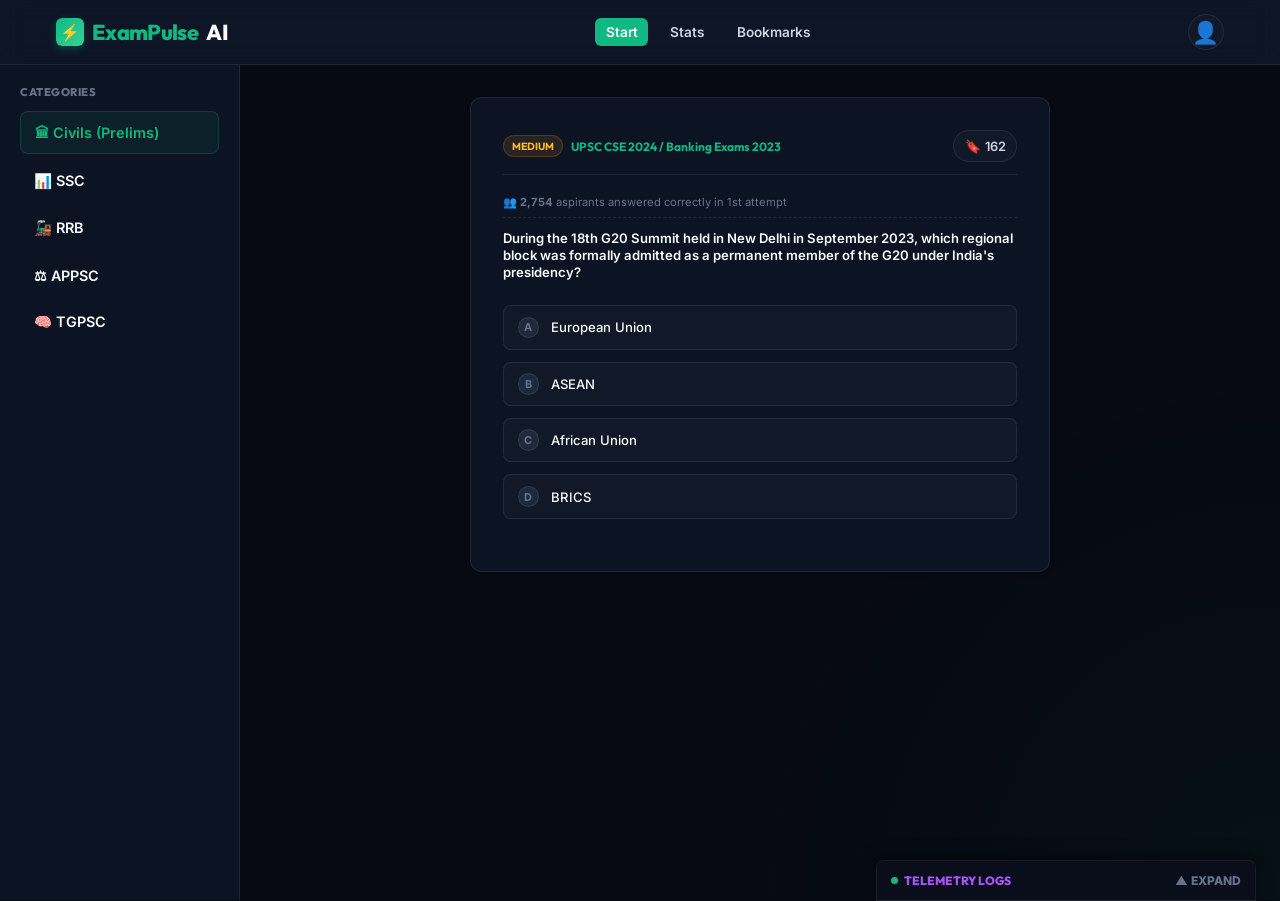
<file: index.html>
<!DOCTYPE html>
<html lang="en" data-theme="dark">
<head>
  <meta charset="UTF-8">
  <meta name="viewport" content="width=device-width, initial-scale=1.0">
  <title>ExamPulse AI | 24/7 Government Exam Prep Platform</title>
  <link rel="stylesheet" href="css/styles.css">
</head>
<body>

  <div class="app-container">
    <!-- --- HEADER AND NAVIGATION (Hamburger Enabled) --- -->
    <header>
      <div class="container header-inner">
        <a href="#" class="logo" id="header-logo">
          <div class="logo-icon">⚡</div>
          ExamPulse <span class="logo-tag">AI</span>
        </a>
        
        <!-- Desktop Nav links -->
        <nav class="nav-links">
          <span class="nav-link active" data-view="practice">Start</span>
          <span class="nav-link" data-view="analytics" id="nav-analytics">Stats</span>
          <span class="nav-link" data-view="bookmarks" id="nav-bookmarks">Bookmarks</span>
        </nav>

        <div class="header-actions">
          <!-- Profile Menu Button (replaces Hamburger menu) -->
          <button class="profile-menu-btn" id="profile-menu-btn" title="View Profile Telemetry">👤</button>

          <!-- User Stats Widget -->
          <div class="user-status-widget" id="header-user-widget" style="display: none;">
            <span id="header-username" style="color: var(--text-secondary); font-weight: 600; margin-right: 0.5rem; font-size: 0.75rem;">User</span>
            <button class="btn btn-secondary btn-sm" id="header-logout-btn" style="padding: 0.2rem 0.4rem; font-size: 0.7rem; border-radius: 4px;">
              Logout
            </button>
          </div>
        </div>
      </div>
    </header>

    <!-- --- PROFILE TELEMETRY SUB-MENU OVERLAY (Replaces old hamburger dropdown) --- -->
    <div class="profile-menu-overlay" id="profile-menu-overlay">
      <div class="profile-menu-panel">
        <div class="profile-menu-header">
          <div class="profile-user-summary">
            <div class="profile-submenu-avatar" id="submenu-avatar">👤</div>
            <div>
              <h4 id="submenu-username" style="color: var(--text-secondary); margin: 0; font-size: 0.95rem;">Guest Aspirant</h4>
              <p id="submenu-email" style="color: var(--text-muted); margin: 0; font-size: 0.75rem;">candidate@exampulse.ai</p>
            </div>
          </div>
          <button class="profile-menu-close" id="profile-menu-close-btn">✕</button>
        </div>

        <div class="profile-menu-section-title">📊 Aspirant Rolling Telemetry</div>
        <div class="profile-submenu-stats-grid" id="submenu-stats-grid">
          <!-- Dynamic rolling stats inject here -->
        </div>

        <div class="profile-menu-actions-list">
          <button class="profile-action-item" id="btn-submenu-edit-profile">
            <span class="action-icon">✏️</span>
            <span>Edit Profile Settings</span>
          </button>
          <button class="profile-action-item logout-red" id="btn-submenu-logout">
            <span class="action-icon">🚪</span>
            <span>Logout Profile</span>
          </button>
        </div>
      </div>
    </div>

    <main class="main-content">

      <!-- ==========================================
           1. COMPACT PRACTICE VIEW (PRIMARY LANDING PAGE - "START")
           ========================================== -->
      <section id="view-practice" class="view-section active">
        <!-- Mobile Select Exam Dropdown -->
        <div class="mobile-category-dropdown-container" id="practice-mobile-category-dropdown-container" style="padding: 0.75rem 1.25rem 0 1.25rem;">
          <label style="font-size: 0.72rem; font-weight: 800; text-transform: uppercase; color: var(--text-muted); display: block; margin-bottom: 0.35rem; letter-spacing: 0.05em;">Select Exam</label>
          <select id="mobile-category-dropdown" class="premium-select-dropdown">
            <option value="civils (prelims)">🏛 Civils (Prelims)</option>
            <option value="ssc">📊 SSC</option>
            <option value="rrb">🚂 RRB</option>
            <option value="appsc">⚖ APPSC</option>
            <option value="tgpsc">🧠 TGPSC</option>
          </select>
        </div>

        <div class="practice-layout">
          <!-- Desktop Left Subject Sidebar -->
          <div class="category-sidebar">
            <h4 class="sidebar-title">Categories</h4>
            <div class="category-list" id="practice-category-list">
              <button class="category-item-btn active" data-category="civils (prelims)">
                <span>🏛 Civils (Prelims)</span>
              </button>
              <button class="category-item-btn" data-category="ssc">
                <span>📊 SSC</span>
              </button>
              <button class="category-item-btn" data-category="rrb">
                <span>🚂 RRB</span>
              </button>
              <button class="category-item-btn" data-category="appsc">
                <span>⚖ APPSC</span>
              </button>
              <button class="category-item-btn" data-category="tgpsc">
                <span>🧠 TGPSC</span>
              </button>
            </div>
          </div>

          <!-- Practice center viewport -->
          <div class="practice-viewport">
            <!-- Widescreen split desktop layout -->
            <div class="practice-pane-container">
              
              <!-- Left: Card -->
              <div class="question-column">
                <div class="practice-card-box" id="practice-card-box">
                  <div class="card-question-header">
                    <div class="q-source-info">
                      <span id="practice-badge-difficulty" class="badge badge-easy" style="font-size: 0.65rem;">Medium</span>
                      <span id="practice-source-text" style="font-size: 0.75rem;">UPSC CSAT 2020</span>
                    </div>
                    <button class="q-action-icon-btn" id="practice-bookmark-btn" title="Bookmark Question">
                      <span>🔖</span><span id="bookmark-btn-count">0</span>
                    </button>
                  </div>

                  <!-- Question Social Telemetry Stats -->
                  <div class="question-stats-telemetry" style="display: flex; gap: 0.75rem; font-size: 0.7rem; color: var(--text-muted); margin-bottom: 0.75rem; border-bottom: 1px dashed var(--border-color); padding-bottom: 0.5rem; flex-wrap: wrap;">
                    <span id="question-correct-stats">👥 1,245 aspirants answered correctly in 1st attempt</span>
                  </div>

                  <!-- Question Text (autoscaled dynamically) -->
                  <div class="question-text-area" id="practice-question-text">
                    Loading question...
                  </div>

                  <!-- Option Choices (Strictly locked on submission) -->
                  <div class="options-layout-grid" id="practice-options-grid">
                    <button class="option-choice-btn" data-idx="0">
                      <span class="option-prefix-bubble">A</span>
                      <span class="option-text">Option A</span>
                    </button>
                    <button class="option-choice-btn" data-idx="1">
                      <span class="option-prefix-bubble">B</span>
                      <span class="option-text">Option B</span>
                    </button>
                    <button class="option-choice-btn" data-idx="2">
                      <span class="option-prefix-bubble">C</span>
                      <span class="option-text">Option C</span>
                    </button>
                    <button class="option-choice-btn" data-idx="3">
                      <span class="option-prefix-bubble">D</span>
                      <span class="option-text">Option D</span>
                    </button>
                  </div>

                  <!-- Relocated Next & Previous Buttons: Sits directly below option choices (in-between options and explanation on mobile) -->
                  <div class="action-footer-practice" style="margin-top: 1.25rem; width: 100%; display: flex; gap: 0.75rem;">
                    <button class="btn btn-secondary" id="practice-prev-btn" style="display: none; padding: 0.5rem 1.2rem; font-size: 0.8rem; border-radius: 9999px; flex: 1;">
                      ⬅ Previous
                    </button>
                    <button class="btn btn-primary" id="practice-next-btn" style="display: none; padding: 0.5rem 1.8rem; font-size: 0.8rem; border-radius: 9999px; flex: 1.5;">
                      Next Question ➔
                    </button>
                  </div>
                </div>
              </div>

              <!-- Right Pane: explanation side-by-side -->
              <div class="explanation-column" id="practice-explanation-column">
                <div class="explanation-panel-drawer" id="practice-explanation-drawer">
                  <h4 class="drawer-section-title" style="color: var(--brand-success); margin-bottom: 0.6rem; font-size: 0.7rem;">✓ RAG AI Verified Explanation</h4>
                  
                  <div class="drawer-section-title">Detailed Explanation</div>
                  <!-- Explanation Text (autoscaled dynamically) -->
                  <p class="explanation-body-text" id="practice-explanation-text">
                    Solution text...
                  </p>

                  <div class="solution-highlights-grid">
                    <div class="highlight-box">
                      <h5>Exam Concept</h5>
                      <p id="practice-highlight-concept">Concept target</p>
                    </div>
                    <div class="highlight-box">
                      <h5>Shortcut Method</h5>
                      <p id="practice-highlight-shortcut">Shortcut formula</p>
                    </div>
                    <div class="highlight-box">
                      <h5>Key Takeaway</h5>
                      <p id="practice-highlight-takeaway">Takeaway key points</p>
                    </div>
                  </div>
                </div>
              </div>

            </div>
          </div>
        </div>
      </section>


      <!-- ==========================================
           2. DE-GAMIFIED ANALYTICS VIEW
           ========================================== -->
      <section id="view-analytics" class="view-section container">
        <div class="analytics-dashboard-grid">
          <!-- Profiles sidebar -->
          <aside class="profile-card-sticky-aside">
            <div class="profile-avatar-spark" id="aside-avatar">A</div>
            <h3 class="profile-username" id="aside-username">Aspirant Profile</h3>
            <p class="profile-rank-tag" style="color: var(--text-muted); font-size: 0.75rem; text-transform: uppercase;">Active Candidate</p>
            
            <div class="aside-stats-stack">
              <div class="aside-stat-row" style="font-size: 0.8rem;">
                <span class="lbl">Total Attempts</span>
                <span class="val" id="aside-total-answered">0</span>
              </div>
              <div class="aside-stat-row" style="font-size: 0.8rem; color: var(--brand-success);">
                <span class="lbl">Correct Answers</span>
                <span class="val" id="aside-total-correct">0</span>
              </div>
              <div class="aside-stat-row" style="font-size: 0.8rem; color: var(--brand-danger);">
                <span class="lbl">Incorrect Answers</span>
                <span class="val" id="aside-total-incorrect">0</span>
              </div>
              <div class="aside-stat-row" style="font-size: 0.8rem;">
                <span class="lbl">Overall Accuracy</span>
                <span class="val" id="aside-accuracy">0%</span>
              </div>
              <div class="aside-stat-row" style="font-size: 0.8rem;">
                <span class="lbl">Study Duration</span>
                <span class="val" id="aside-study-time">0m</span>
              </div>
            </div>

            <!-- Edit Profile Settings popup trigger -->
            <button class="btn btn-secondary btn-sm" id="btn-edit-profile-trigger" style="margin-top: 1rem; width: 100%; font-size: 0.75rem; padding: 0.35rem 0; border-radius: 6px;">
              ✏️ Edit Profile
            </button>
          </aside>

          <!-- Charts -->
          <div class="analytics-main-panel">
            <div class="analytics-top-bar" style="padding: 0.75rem 1rem;">
              <div class="analytics-title-group">
                <h2 style="font-size: 1.25rem;">Rolling Accuracy Statistics</h2>
                <p style="font-size: 0.75rem;">Interactive telemetry tracking subject concept masteries.</p>
              </div>
              <div class="analytics-filter-options">
                <span class="filter-btn active" data-range="Today">Today</span>
                <span class="filter-btn" data-range="2Days">2 Days</span>
                <span class="filter-btn" data-range="1Week">1 Week</span>
                <span class="filter-btn" data-range="1Month">1 Month</span>
              </div>
            </div>

            <!-- Rolling graph -->
            <div class="charts-cards-row">
              <div class="analytics-card" style="width: 100%;">
                <div class="analytics-card-header">
                  <h4>Rolling Accuracy Trend Line</h4>
                  <span class="badge badge-easy">Live</span>
                </div>
                <div class="svg-chart-container" id="svg-accuracy-chart">
                  <!-- svg graph container -->
                </div>
              </div>
            </div>

            <!-- Subject dashboard meters -->
            <div class="analytics-card">
              <div class="analytics-card-header">
                <h4>Category Progress Indices</h4>
                <p style="font-size: 0.75rem; color: var(--text-muted);">Current performance metrics across the 8 subjects.</p>
              </div>
              <div id="analytics-category-bars">
                <!-- category rows loads here -->
              </div>
            </div>
          </div>
        </div>
      </section>


      <!-- ==========================================
           3. BOOKMARKS VIEW
           ========================================== -->
      <section id="view-bookmarks" class="view-section container">
        <div class="bookmarks-layout">
          <h2 style="font-size: 1.25rem; margin-bottom: 1.25rem; border-bottom: 1px solid var(--border-color); padding-bottom: 0.5rem; color: var(--brand-primary);">🔖 Saved Bookmarks</h2>

          <div class="bookmarks-list-area" id="bookmarks-cards-wrapper">
            <!-- Dynamic bookmarks cards loads here -->
          </div>
        </div>
      </section>

      <!-- ==========================================
           4. JOB NOTIFICATIONS VIEW
           ========================================== -->
      <section id="view-notifications" class="view-section container">
        <div class="notifications-layout">
          <div id="notifications-list-container">
            <h2 style="font-size: 1.25rem; margin-bottom: 1.25rem; border-bottom: 1px solid var(--border-color); padding-bottom: 0.5rem; color: var(--brand-primary);">📢 Job Alerts & Notifications</h2>
            <div class="notifications-list-area" id="notifications-cards-wrapper">
              <!-- Dynamic job post cards load here -->
            </div>
          </div>
          
          <div id="notification-detail-container" style="display: none;">
            <button class="btn btn-secondary btn-sm" id="btn-back-to-notifications" style="margin-bottom: 1.5rem; border-radius: 6px; font-size: 0.75rem; padding: 0.35rem 0.75rem;">
              ← Back to All Jobs
            </button>
            <article class="expanded-blog-post">
              <header class="blog-header">
                <h1 id="blog-title" style="font-size: 1.85rem; color: var(--brand-primary); margin-bottom: 0.5rem; font-family: var(--font-heading);">Job Title</h1>
                <div class="blog-meta" style="font-size: 0.8rem; color: var(--text-muted); margin-bottom: 1.5rem;">
                  Published on <span id="blog-date">Date</span>
                </div>
              </header>
              <div class="blog-content" id="blog-content" style="line-height: 1.6; font-size: 0.95rem; margin-bottom: 2rem; color: var(--text-secondary);">
                <!-- Content goes here -->
              </div>
              <div class="blog-seo-panel" style="background: var(--bg-card); border: 1px solid var(--border-color); padding: 1.5rem; border-radius: 8px; margin-top: 2rem;">
                <h3 style="font-size: 0.95rem; color: var(--brand-success); margin-bottom: 0.75rem; border-bottom: 1px solid var(--border-color); padding-bottom: 0.5rem; font-family: var(--font-heading);">🔍 Real-time On-Page SEO Telemetry</h3>
                <div style="font-size: 0.8rem; line-height: 1.6; margin-bottom: 1.25rem;">
                  <strong>Focus Keywords:</strong> <span id="seo-keywords" style="color: var(--brand-primary);">keywords</span><br>
                  <strong>Active Page Title:</strong> <span id="active-doc-title" style="color: var(--text-secondary);">title</span><br>
                  <strong>Meta Description:</strong> <span id="active-meta-desc" style="color: var(--text-secondary);">description</span>
                </div>
                <h4 style="font-size: 0.8rem; color: var(--text-secondary); margin-bottom: 0.5rem; font-weight: 700;">JSON-LD Structured Schema (Google JobPosting Verified):</h4>
                <pre id="json-ld-preview" style="background: #03050a; color: #58a6ff; padding: 1rem; border-radius: 6px; font-size: 0.72rem; overflow-x: auto; max-height: 250px; border: 1px solid var(--border-color); font-family: monospace;"></pre>
              </div>
            </article>
          </div>
        </div>
      </section>

    </main>

    <!-- Persistent Bottom Navigation Bar (Mobile Viewports <= 960px) -->
    <nav class="mobile-bottom-nav">
      <button class="mobile-bottom-nav-item" data-view="bookmarks" id="mobile-nav-bookmarks">
        <span class="nav-item-icon">🔖</span>
        <span class="nav-item-label">Bookmarks</span>
      </button>
      <button class="mobile-bottom-nav-item active" data-view="practice" id="mobile-nav-practice">
        <span class="nav-item-icon">⚡</span>
        <span class="nav-item-label">Start</span>
      </button>
      <button class="mobile-bottom-nav-item" data-view="notifications" id="mobile-nav-notifications">
        <span class="nav-item-icon">🔔</span>
        <span class="nav-item-label">Notifications</span>
      </button>
    </nav>

    <!-- --- CLOUD TELEMETRY Drawer --- -->
    <div class="telemetry-floating-tray" id="telemetry-tray">
      <div class="telemetry-header-bar" id="telemetry-header">
        <div class="telemetry-title-badge">
          <div class="telemetry-pulse-dot"></div>
          Telemetry logs
        </div>
        <div class="telemetry-toggle-indicator" id="telemetry-indicator">▲ EXPAND</div>
      </div>
      
      <div class="telemetry-body-console">
        <div class="telemetry-telemetry-row">
          <span>Active Nodes: <strong>5</strong></span>
          <span>Redis Queue Size: <strong id="telemetry-redis-size">452</strong></span>
          <span>Locks: <strong style="color: var(--brand-success);">Clean</strong></span>
        </div>
        <div class="console-terminal-wrapper" id="telemetry-console">
          <!-- Telemetry logs streams here -->
          <div class="terminal-line"><span class="ts">[12:47:58]</span> <span class="tag-redis">[REDIS]</span> Active node telemetry listener started on client console.</div>
          <div class="terminal-line"><span class="ts">[12:47:58]</span> <span class="tag-rag">[RAG AI]</span> Curated database sync validated. RAG vector embeddings synchronized.</div>
        </div>
      </div>
    </div>

    <!-- --- 10-QUESTION LOCK REGISTER / LOGIN POPUP GATED MODAL --- -->
    <div class="modal-overlay" id="auth-modal-overlay">
      <div class="auth-modal" style="max-width: 400px; padding: 1.5rem 2rem;">
        <!-- Modal Tabs Header -->
        <div class="auth-tabs-header">
          <span class="auth-tab-btn active" id="btn-tab-register" data-mode="register">Register Account</span>
          <span class="auth-tab-btn" id="btn-tab-login" data-mode="login">Sign In</span>
        </div>

        <h2 style="font-size: 1.35rem; text-align: center; margin-bottom: 0.5rem;" id="auth-gate-title">Save Practice Progress</h2>
        <p style="color: var(--text-muted); font-size: 0.8rem; margin-bottom: 1.25rem; text-align: center;" id="auth-gate-sub">You have completed your 10 free practice questions! Save your profile in local memory to preserve stats and bookmarks.</p>
        
        <!-- Registration Form -->
        <form id="auth-register-form" class="auth-form-sub-panel active">
          <div class="auth-form-group">
            <label style="font-size: 0.7rem; color: var(--text-muted);">Candidate Full Name *</label>
            <input type="text" id="reg-name" style="font-size: 0.8rem; padding: 0.5rem 0.75rem;" placeholder="e.g. Amit Patel" required>
          </div>
          <div class="auth-form-group" style="margin: 0.75rem 0;">
            <label style="font-size: 0.7rem; color: var(--text-muted);">Aspirant Username *</label>
            <input type="text" id="reg-username" style="font-size: 0.8rem; padding: 0.5rem 0.75rem;" placeholder="e.g. UPSC_Cracker" required>
          </div>
          <div class="auth-form-group" style="margin-bottom: 0.75rem;">
            <label style="font-size: 0.7rem; color: var(--text-muted);">Email Address *</label>
            <input type="email" id="reg-email" style="font-size: 0.8rem; padding: 0.5rem 0.75rem;" placeholder="candidate@exampulse.ai" required>
          </div>
          <div class="auth-form-group" style="margin-bottom: 1rem;">
            <label style="font-size: 0.7rem; color: var(--text-muted);">Password *</label>
            <div class="password-wrapper">
              <input type="password" id="reg-password" style="font-size: 0.8rem; padding: 0.5rem 2.2rem 0.5rem 0.75rem;" placeholder="••••••••" required>
              <button type="button" class="password-toggle-btn" tabindex="-1" title="Show password">👁️</button>
            </div>
          </div>
          <button type="submit" class="btn btn-primary" style="width: 100%; font-size: 0.8rem; padding: 0.5rem 0;">Create Free Profile</button>
        </form>

        <!-- Login Form -->
        <form id="auth-login-form" class="auth-form-sub-panel">
          <div class="auth-form-group" style="margin-bottom: 0.75rem;">
            <label style="font-size: 0.7rem; color: var(--text-muted);">Email Address *</label>
            <input type="email" id="login-email" style="font-size: 0.8rem; padding: 0.5rem 0.75rem;" placeholder="candidate@exampulse.ai" required>
          </div>
          <div class="auth-form-group" style="margin-bottom: 1.25rem;">
            <label style="font-size: 0.7rem; color: var(--text-muted);">Password *</label>
            <div class="password-wrapper">
              <input type="password" id="login-password" style="font-size: 0.8rem; padding: 0.5rem 2.2rem 0.5rem 0.75rem;" placeholder="••••••••" required>
              <button type="button" class="password-toggle-btn" tabindex="-1" title="Show password">👁️</button>
            </div>
          </div>
          <button type="submit" class="btn btn-primary" style="width: 100%; font-size: 0.8rem; padding: 0.5rem 0;">Sign In Profile</button>
        </form>
      </div>
    </div>

    <!-- --- PROFILE EDIT POPUP MODAL --- -->
    <div class="modal-overlay" id="profile-modal-overlay">
      <div class="auth-modal" style="max-width: 400px; padding: 2rem !important; border-radius: 1rem;">
        <h2 style="font-size: 1.25rem; text-align: center; margin-bottom: 0.5rem; color: var(--brand-primary);">Edit Profile Settings</h2>
        <p style="color: var(--text-muted); font-size: 0.75rem; margin-bottom: 1.25rem; text-align: center;">Update your candidate settings. Details will automatically sync in-memory.</p>
        
        <form id="profile-edit-form">
          <div class="auth-form-group" style="margin-bottom: 0.75rem;">
            <label style="font-size: 0.7rem; color: var(--text-muted); font-weight:700;">Candidate Name *</label>
            <input type="text" id="edit-profile-name" style="font-size: 0.8rem; padding: 0.5rem 0.75rem;" placeholder="e.g. Amit Patel" required>
          </div>
          <div class="auth-form-group" style="margin-bottom: 0.75rem;">
            <label style="font-size: 0.7rem; color: var(--text-muted); font-weight:700;">Aspirant Username *</label>
            <input type="text" id="edit-profile-username" style="font-size: 0.8rem; padding: 0.5rem 0.75rem;" placeholder="e.g. UPSC_Cracker" required>
          </div>
          <div class="auth-form-group" style="margin-bottom: 1.25rem;">
            <label style="font-size: 0.7rem; color: var(--text-muted); font-weight:700;">Email Address *</label>
            <input type="email" id="edit-profile-email" style="font-size: 0.8rem; padding: 0.5rem 0.75rem;" placeholder="candidate@exampulse.ai" required>
          </div>
          
          <div style="display: flex; gap: 0.5rem;">
            <button type="button" class="btn btn-secondary" id="btn-profile-edit-cancel" style="flex: 1; font-size: 0.8rem; padding: 0.45rem 0;">Cancel</button>
            <button type="submit" class="btn btn-primary" style="flex: 1; font-size: 0.8rem; padding: 0.45rem 0;">Save Changes</button>
          </div>
        </form>
      </div>
    </div>

    <!-- --- SUSPENSION OVERLAY SCREEN (CRITICAL LOCK) --- -->
    <div class="modal-overlay" id="suspension-overlay" style="display: none; background: rgba(7, 10, 18, 0.96); z-index: 9999; text-align: center; flex-direction: column; justify-content: center; align-items: center; padding: 2rem;">
      <div style="background: var(--bg-card); border: 1px solid var(--border-color); padding: 3rem 2rem; border-radius: 1rem; max-width: 440px; box-shadow: var(--shadow-lg);">
        <div style="font-size: 4rem; margin-bottom: 1.5rem;">🚫</div>
        <h2 style="color: var(--brand-danger); margin-bottom: 0.5rem; font-size: 1.75rem;">Access Suspended</h2>
        <p style="color: var(--text-secondary); font-size: 0.95rem; line-height: 1.5; margin-bottom: 2rem;">
          Your student preparation account has been suspended by the ExamPulse AI platform administrator. Please contact your coordinator.
        </p>
        <button class="btn btn-secondary" onclick="window.location.reload();">Refresh Status</button>
      </div>
    </div>

  </div>

  <script src="js/questions.js"></script>
  <script src="js/engines.js"></script>
  <script src="js/student-app.js"></script>
</body>
</html>
</file>
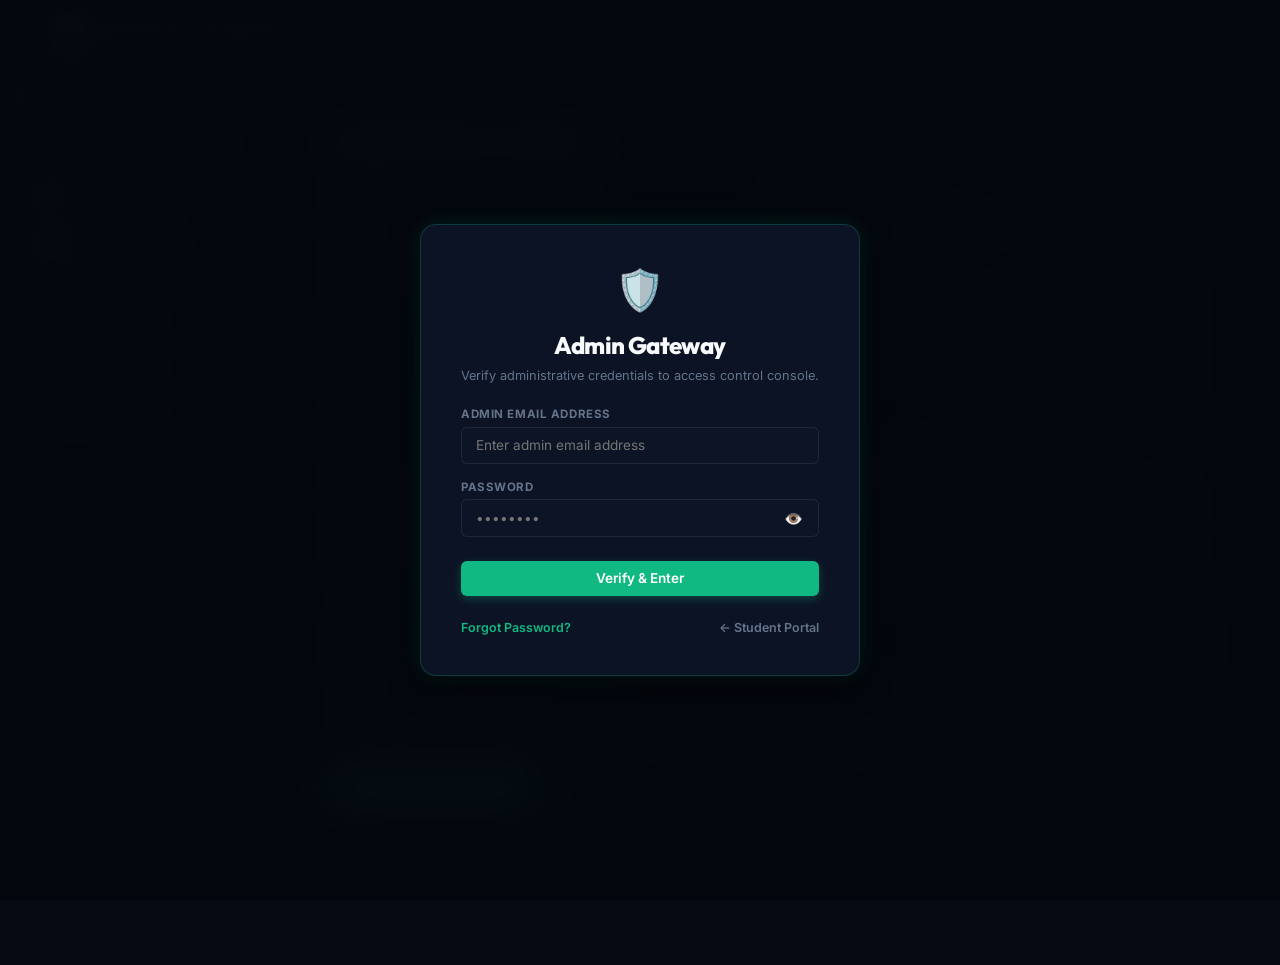
<file: admin.html>
<!DOCTYPE html>
<html lang="en" data-theme="dark">
<head>
  <meta charset="UTF-8">
  <meta name="viewport" content="width=device-width, initial-scale=1.0">
  <title>ExamPulse AI | Administrative Control Center</title>
  <link rel="stylesheet" href="css/styles.css">
  <style>
    /* Admin Specific Styling Tokens (Premium Green Accent) */
    :root {
      --brand-primary: #10b981;
      --brand-primary-rgb: 16, 185, 129;
      --border-focus: rgba(16, 185, 129, 0.4);
    }
    
    .admin-logo-icon {
      background: linear-gradient(135deg, var(--brand-primary), #059669) !important;
      box-shadow: 0 4px 10px rgba(16, 185, 129, 0.3) !important;
    }

    /* Dense Form Factors for Admin Fields */
    .admin-form-group input, 
    .admin-form-group select, 
    .admin-form-group textarea {
      font-size: 0.82rem !important;
      padding: 0.5rem 0.75rem !important;
      background: rgba(15, 23, 42, 0.5);
      border: 1px solid var(--border-color);
      border-radius: 0.375rem;
      color: var(--text-primary);
      width: 100%;
    }

    .admin-form-group label {
      font-size: 0.75rem !important;
      text-transform: uppercase;
      letter-spacing: 0.05em;
      color: var(--text-muted);
      font-weight: 700;
      margin-bottom: 0.25rem;
    }

    .admin-stat-card {
      border-left: 4px solid var(--brand-primary);
    }

    .admin-side-btn.active {
      background: rgba(16, 185, 129, 0.1) !important;
      color: var(--brand-primary) !important;
      border: 1px solid rgba(16, 185, 129, 0.25) !important;
    }

    /* Admin Auth Gateway Overlay Styles */
    .admin-auth-overlay {
      position: fixed;
      top: 0;
      left: 0;
      width: 100%;
      height: 100%;
      background: rgba(4, 7, 13, 0.95);
      backdrop-filter: blur(20px);
      -webkit-backdrop-filter: blur(20px);
      display: flex;
      justify-content: center;
      align-items: center;
      z-index: 9999;
      padding: 1rem;
    }

    .admin-auth-card {
      background: rgba(15, 23, 42, 0.85);
      border: 1px solid rgba(16, 185, 129, 0.25);
      border-radius: 1rem;
      box-shadow: 0 10px 30px rgba(0, 0, 0, 0.5), 0 0 20px rgba(16, 185, 129, 0.15);
      width: 100%;
      max-width: 440px;
      padding: 2.5rem;
      position: relative;
      animation: modalSlide 0.4s cubic-bezier(0.34, 1.56, 0.64, 1) forwards;
    }

    .admin-auth-card.shake {
      animation: shake 0.4s ease !important;
    }

    .admin-auth-title {
      font-size: 1.5rem;
      font-weight: 800;
      color: var(--text-primary);
      text-align: center;
      margin-bottom: 0.5rem;
    }

    .admin-auth-subtitle {
      font-size: 0.8rem;
      color: var(--text-muted);
      text-align: center;
      margin-bottom: 1.5rem;
    }

    .admin-auth-form {
      display: none;
      flex-direction: column;
      gap: 1rem;
    }

    .admin-auth-form.active {
      display: flex;
    }

    .admin-auth-group {
      display: flex;
      flex-direction: column;
      gap: 0.35rem;
    }

    .admin-auth-group label {
      font-size: 0.72rem;
      text-transform: uppercase;
      font-weight: 700;
      color: var(--text-muted);
      letter-spacing: 0.05em;
    }

    .admin-auth-group input {
      background: rgba(15, 23, 42, 0.5) !important;
      border: 1px solid rgba(255, 255, 255, 0.08) !important;
      border-radius: 0.375rem !important;
      padding: 0.6rem 0.85rem !important;
      font-size: 0.85rem !important;
      color: var(--text-primary) !important;
      width: 100%;
      transition: all 0.2s ease;
    }

    .admin-auth-group input:focus {
      border-color: var(--brand-primary) !important;
      box-shadow: 0 0 10px rgba(16, 185, 129, 0.25) !important;
    }

    .admin-auth-footer {
      display: flex;
      justify-content: space-between;
      align-items: center;
      margin-top: 0.5rem;
      font-size: 0.78rem;
    }

    .admin-auth-link {
      color: var(--brand-primary);
      cursor: pointer;
      font-weight: 600;
      transition: color 0.2s;
    }

    .admin-auth-link:hover {
      color: #059669;
      text-decoration: underline;
    }
  </style>
</head>
<body>

  <!-- --- ADMINISTRATIVE LOCK GATEWAY OVERLAY --- -->
  <div class="admin-auth-overlay" id="admin-auth-gateway">
    <div class="admin-auth-card">
      <div style="text-align: center; margin-bottom: 1rem;">
        <span style="font-size: 2.5rem;">🛡️</span>
      </div>
      <h2 class="admin-auth-title">Admin Gateway</h2>
      <p class="admin-auth-subtitle">Verify administrative credentials to access control console.</p>

      <!-- Form 1: Admin Login -->
      <form id="admin-login-form" class="admin-auth-form active" autocomplete="off">
        <div class="admin-auth-group">
          <label>Admin Email Address</label>
          <input type="email" id="admin-login-email" placeholder="Enter admin email address" autocomplete="off" required>
        </div>
        <div class="admin-auth-group">
          <label>Password</label>
          <div class="password-wrapper">
            <input type="password" id="admin-login-password" placeholder="••••••••" autocomplete="new-password" required style="padding-right: 2.2rem !important;">
            <button type="button" class="password-toggle-btn" tabindex="-1" title="Show password">👁️</button>
          </div>
        </div>
        <button type="submit" class="btn btn-primary" style="width: 100%; margin-top: 0.5rem; font-size: 0.85rem; padding: 0.6rem 0;">Verify & Enter</button>
        
        <div class="admin-auth-footer">
          <span class="admin-auth-link" id="link-show-reset">Forgot Password?</span>
          <a href="index.html" class="admin-auth-link" style="color: var(--text-muted);">← Student Portal</a>
        </div>
      </form>

      <!-- Form 2: Reset Password (Security Questions) -->
      <form id="admin-reset-form" class="admin-auth-form" autocomplete="off">
        <p style="font-size: 0.75rem; color: var(--brand-warning); margin-bottom: 0.5rem; text-align: center; border: 1px dashed rgba(245,158,11,0.3); padding: 0.4rem; border-radius: 4px; background: rgba(245,158,11,0.02);">
          ⚠️ Answer security questions exactly to reset master password.
        </p>
        <div class="admin-auth-group">
          <label>Question 1: Admin Email Address</label>
          <input type="email" id="reset-q1-email" placeholder="Enter admin email address" autocomplete="off" required>
        </div>
        <div class="admin-auth-group">
          <label>Question 2: Admin Roll Number</label>
          <input type="text" id="reset-q2-roll" placeholder="Enter admin roll number" autocomplete="off" required>
        </div>
        <div class="admin-auth-group">
          <label>New Password</label>
          <div class="password-wrapper">
            <input type="password" id="reset-new-password" placeholder="Enter new master password" autocomplete="new-password" required style="padding-right: 2.2rem !important;">
            <button type="button" class="password-toggle-btn" tabindex="-1" title="Show password">👁️</button>
          </div>
        </div>
        <div class="admin-auth-group">
          <label>Confirm Password</label>
          <div class="password-wrapper">
            <input type="password" id="reset-confirm-password" placeholder="Confirm new master password" autocomplete="new-password" required style="padding-right: 2.2rem !important;">
            <button type="button" class="password-toggle-btn" tabindex="-1" title="Show password">👁️</button>
          </div>
        </div>
        <button type="submit" class="btn btn-primary" style="width: 100%; margin-top: 0.5rem; font-size: 0.85rem; padding: 0.6rem 0;">Update Master Password</button>
        
        <div class="admin-auth-footer" style="justify-content: center;">
          <span class="admin-auth-link" id="link-show-login">Back to Sign In</span>
        </div>
      </form>
    </div>
  </div>

  <div class="app-container">
    <!-- --- HEADER --- -->
    <header>
      <div class="container header-inner">
        <a href="index.html" class="logo">
          <div class="logo-icon admin-logo-icon">🛡️</div>
          ExamPulse <span class="logo-tag" style="color: var(--brand-primary);">ADMIN</span>
        </a>
        <div class="header-actions">
          <button class="hamburger-menu-btn" id="admin-hamburger-btn">☰</button>
        </div>
      </div>
    </header>

    <!-- --- MOBILE DROPDOWN HAMBURGER MENU OVERLAY --- -->
    <div class="mobile-nav-overlay" id="admin-mobile-nav-overlay">
      <div class="mobile-nav-link active" data-sub="notifications">📢 Add Notification</div>
      <div class="mobile-nav-link" data-sub="posts">📝 All Posts</div>
      <div class="mobile-nav-link" data-sub="stats">📊 Dashboard Stats</div>
      <div class="mobile-nav-link" data-sub="create">➕ Add Question</div>
      <div class="mobile-nav-link" data-sub="bulk">📥 Bulk Upload</div>
      <div class="mobile-nav-link" data-sub="users">👥 User Controls</div>
    </div>

    <main class="main-content">
      <div class="admin-layout-grid">
        <!-- Sidebar Navigation -->
        <div class="admin-sidebar">
          <h4 class="sidebar-title">Admin Management</h4>
          <button class="admin-side-btn active" data-sub="notifications">📢 Add Job Notification</button>
          <button class="admin-side-btn" data-sub="posts">📝 All Posts</button>
          <button class="admin-side-btn" data-sub="stats">📊 Dashboard Stats</button>
          <button class="admin-side-btn" data-sub="create">➕ Add Question</button>
          <button class="admin-side-btn" data-sub="bulk">📥 Bulk Upload</button>
          <button class="admin-side-btn" data-sub="users">👥 User Controls</button>
        </div>

        <!-- Dashboard Viewport -->
        <div class="admin-content-viewport">
          
          <!-- View 1: Stats & Overview -->
          <div class="admin-sub-view" id="admin-sub-stats">
            <div class="admin-stats-grid">
              <div class="admin-stat-card">
                <h5>Active Concurrent Users</h5>
                <h2 style="color: var(--brand-success);" id="admin-stat-concurrent">14,205</h2>
              </div>
              <div class="admin-stat-card">
                <h5>Total Global Practices</h5>
                <h2 id="admin-stat-practices">1,205,842</h2>
              </div>
              <div class="admin-stat-card">
                <h5>Platform Income Mode</h5>
                <h2 style="color: var(--brand-warning);">FREE ONLY</h2>
              </div>
              <div class="admin-stat-card">
                <h5>Active Question Bank</h5>
                <h2 style="color: #6366f1;" id="admin-stat-questions">26</h2>
              </div>
            </div>

            <div class="admin-card-container">
              <h3 style="margin-bottom: 1.25rem; font-size: 1.1rem; border-bottom: 1px solid var(--border-color); padding-bottom: 0.5rem;">Subject Popularity Distribution</h3>
              <div id="admin-category-popularity-bars">
                <!-- progress counts dynamically load here -->
              </div>
            </div>
          </div>

          <!-- View 2: Add single PYQ question -->
          <div class="admin-sub-view" id="admin-sub-create">
            <div class="admin-card-container">
              <h3 style="margin-bottom: 1.25rem; font-size: 1.1rem; border-bottom: 1px solid var(--border-color); padding-bottom: 0.5rem;">Create Verified exam-oriented PYQ</h3>
              
              <form id="admin-add-question-form">
                <div class="admin-form-row-grid">
                  <div class="admin-form-group">
                    <label>Category *</label>
                    <select name="category" required>
                      <option value="civils (prelims)">civils (prelims)</option>
                      <option value="ssc">ssc</option>
                      <option value="rrb">rrb</option>
                      <option value="appsc">appsc</option>
                      <option value="tgpsc">tgpsc</option>
                    </select>
                  </div>
                  <div class="admin-form-group">
                    <label>Subtopic Tag *</label>
                    <input type="text" name="tag" placeholder="e.g. Percentage, Blood Relations" required>
                  </div>
                  <div class="admin-form-group">
                    <label>Difficulty *</label>
                    <select name="difficulty">
                      <option value="Easy">Easy</option>
                      <option value="Medium" selected>Medium</option>
                      <option value="Hard">Hard</option>
                    </select>
                  </div>
                </div>

                <div class="admin-form-group" style="margin: 1rem 0;">
                  <label>Question Content *</label>
                  <textarea name="question" rows="3" placeholder="Enter complete exam question..." required></textarea>
                </div>

                <div class="admin-form-row-grid" style="margin-bottom: 1rem;">
                  <div class="admin-form-group">
                    <label>Option A *</label>
                    <input type="text" name="optA" required>
                  </div>
                  <div class="admin-form-group">
                    <label>Option B *</label>
                    <input type="text" name="optB" required>
                  </div>
                  <div class="admin-form-group">
                    <label>Option C *</label>
                    <input type="text" name="optC" required>
                  </div>
                  <div class="admin-form-group">
                    <label>Option D *</label>
                    <input type="text" name="optD" required>
                  </div>
                </div>

                <div class="admin-form-row-grid" style="margin-bottom: 1rem;">
                  <div class="admin-form-group">
                    <label>Correct Answer Index *</label>
                    <select name="correctIdx" required>
                      <option value="0">Option A</option>
                      <option value="1">Option B</option>
                      <option value="2">Option C</option>
                      <option value="3">Option D</option>
                    </select>
                  </div>
                  <div class="admin-form-group">
                    <label>Previous Year Exam Source *</label>
                    <input type="text" name="source" placeholder="e.g. SSC CGL 2023, UPSC CSE 2021" required>
                  </div>
                </div>

                <div class="admin-form-group" style="margin-bottom: 1rem;">
                  <label>Verified RAG Explanation *</label>
                  <textarea name="explanation" rows="3" placeholder="Explain the correct answer logic..." required></textarea>
                </div>

                <div class="admin-form-row-grid" style="margin-bottom: 1.25rem;">
                  <div class="admin-form-group">
                    <label>Core Concept</label>
                    <input type="text" name="concept">
                  </div>
                  <div class="admin-form-group">
                    <label>Shortcut Formula (Optional)</label>
                    <input type="text" name="shortcut">
                  </div>
                  <div class="admin-form-group">
                    <label>Key Takeaway Badge</label>
                    <input type="text" name="takeaway">
                  </div>
                </div>

                <button type="submit" class="btn btn-primary" style="font-size: 0.8rem; padding: 0.5rem 1.5rem;">Save to Question Pool</button>
              </form>
            </div>
          </div>

          <!-- View 3: Bulk JSON array parser -->
          <div class="admin-sub-view" id="admin-sub-bulk">
            <div class="admin-card-container">
              <h3 style="margin-bottom: 0.5rem; font-size: 1.1rem;">Bulk Upload JSON Questions</h3>
              <p style="color: var(--text-muted); font-size: 0.8rem; margin-bottom: 1.25rem;">Instantly parsed and injected into shared LocalStorage databases.</p>
              
              <div class="admin-form-group" style="margin-bottom: 1rem;">
                <label>JSON Array Format</label>
                <textarea class="bulk-textarea" id="admin-bulk-input" style="height: 220px;" placeholder='[
  {
    "category": "History",
    "tag": "Ancient History",
    "question": "Example Question Text?",
    "options": ["A", "B", "C", "D"],
    "correctOptionIndex": 1,
    "explanation": "Detailed explanation...",
    "concept": "Core Concept",
    "source": "SSC CGL 2023",
    "difficulty": "Easy"
  }
]'></textarea>
              </div>

              <button class="btn btn-primary" id="admin-bulk-submit-btn" style="font-size: 0.8rem; padding: 0.5rem 1.5rem;">Parse & Bulk Load Array</button>
            </div>
          </div>

          <!-- View 4: Student Control Center -->
          <div class="admin-sub-view" id="admin-sub-users">
            <div class="admin-card-container">
              <h3 style="margin-bottom: 1.25rem; font-size: 1.1rem; border-bottom: 1px solid var(--border-color); padding-bottom: 0.5rem;">Aspirants & Session User Control</h3>
              
              <div class="admin-table-wrapper">
                <table class="admin-table" style="font-size: 0.8rem;">
                  <thead>
                    <tr>
                      <th>Aspirant Username</th>
                      <th>Category Target</th>
                      <th>Account Detail</th>
                      <th>Global Status</th>
                      <th>Actions</th>
                    </tr>
                  </thead>
                  <tbody id="admin-users-table-body">
                    <!-- Prepend live session student and simulated tables -->
                  </tbody>
                </table>
              </div>
            </div>
          </div>

          <!-- View 5: Job Notifications Blog Management -->
          <div class="admin-sub-view active" id="admin-sub-notifications">
            <div class="admin-card-container">
              <h3 style="margin-bottom: 1.25rem; font-size: 1.1rem; border-bottom: 1px solid var(--border-color); padding-bottom: 0.5rem;">📢 Add Job Notification / Blog Post</h3>
              <form id="admin-add-notification-form">
                <div class="admin-form-row-grid">
                  <div class="admin-form-group">
                    <label>Job Title *</label>
                    <input type="text" id="notif-title" name="title" placeholder="e.g. UPSC CSE 2026 Recruitment Notice" required>
                  </div>
                  <div class="admin-form-group">
                    <label>URL Slug *</label>
                    <input type="text" id="notif-slug" name="slug" placeholder="upsc-cse-2026-recruitment" required>
                  </div>
                </div>

                <div class="admin-form-group" style="margin: 1rem 0;">
                  <label>Detailed Announcement / Blog Content (supports HTML/Text) *</label>
                  <textarea id="notif-content" name="content" rows="6" placeholder="Enter detailed description of the job posting..." required></textarea>
                </div>

                <h4 style="font-size: 0.85rem; color: var(--brand-primary); margin: 1.5rem 0 0.75rem 0; border-bottom: 1px solid var(--border-color); padding-bottom: 0.25rem; text-transform: uppercase; font-weight:700;">🔍 On-Page SEO Configuration</h4>
                
                <div class="admin-form-row-grid">
                  <div class="admin-form-group">
                    <label>SEO Meta Title * <span id="meta-title-counter" style="color: var(--text-muted); font-size: 0.65rem;">(0 / 60)</span></label>
                    <input type="text" id="notif-meta-title" name="meta_title" placeholder="UPSC CSE 2026 Notification out: Apply Online..." required>
                  </div>
                  <div class="admin-form-group">
                    <label>SEO Focus Keywords *</label>
                    <input type="text" name="meta_keywords" placeholder="UPSC 2026, Civil Services Recruitment, IAS Apply Online" required>
                  </div>
                </div>

                <div class="admin-form-group" style="margin: 1rem 0;">
                  <label>SEO Meta Description * <span id="meta-desc-counter" style="color: var(--text-muted); font-size: 0.65rem;">(0 / 160)</span></label>
                  <textarea id="notif-meta-desc" name="meta_description" rows="3" placeholder="Detailed meta description for Google search engines..." required></textarea>
                </div>

                <div class="admin-form-group" style="margin-bottom: 1.25rem;">
                  <div style="display: flex; justify-content: space-between; align-items: center;">
                    <label>Structured Schema Markup (JSON-LD JobPosting) <span style="font-size: 0.65rem; color: var(--text-muted); text-transform: none;">- Templates below</span></label>
                    <button type="button" class="btn btn-secondary btn-sm" id="btn-generate-schema-template" style="padding: 0.15rem 0.45rem; font-size: 0.65rem;">Generate Template</button>
                  </div>
                  <textarea id="notif-schema" name="schema_markup" rows="5" class="bulk-textarea" style="color: #6366f1 !important;" placeholder='{
  "@context": "https://schema.org/",
  "@type": "JobPosting",
  "title": "IAS Civil Services Officer",
  "description": "Recruitment notice...",
  "hiringOrganization": {
    "@type": "Organization",
    "name": "Union Public Service Commission"
  }
}'></textarea>
                </div>

                <button type="submit" class="btn btn-primary" style="font-size: 0.8rem; padding: 0.5rem 1.5rem;">📢 Publish Announcement</button>
              </form>
            </div>
          </div>

          <!-- View 6: Manage Published Job Posts -->
          <div class="admin-sub-view" id="admin-sub-posts">
            <div class="admin-card-container">
              <h3 style="margin-bottom: 1.25rem; font-size: 1.1rem; border-bottom: 1px solid var(--border-color); padding-bottom: 0.5rem;">Manage Published Job Posts</h3>
              <div class="admin-table-wrapper">
                <table class="admin-table" style="font-size: 0.8rem;">
                  <thead>
                    <tr>
                      <th>Title</th>
                      <th>Slug URL</th>
                      <th>Created At</th>
                      <th>Actions</th>
                    </tr>
                  </thead>
                  <tbody id="admin-notifications-table-body">
                    <!-- Loaded dynamically -->
                  </tbody>
                </table>
              </div>
            </div>
          </div>

        </div>
      </div>
    </main>

    <!-- Persistent Bottom Navigation Bar (Mobile Viewports <= 960px) -->
    <nav class="mobile-bottom-nav admin-bottom-nav">
      <div class="mobile-bottom-nav-item" data-sub="users">
        <span class="nav-item-icon">👥</span>
        <span class="nav-item-label">Users</span>
      </div>
      <div class="mobile-bottom-nav-item active" data-sub="notifications">
        <span class="nav-item-icon">📢</span>
        <span class="nav-item-label">Add Notif</span>
      </div>
      <div class="mobile-bottom-nav-item" data-sub="posts">
        <span class="nav-item-icon">📝</span>
        <span class="nav-item-label">All Posts</span>
      </div>
    </nav>

    <footer style="background: #04070e; border-top: 1px solid var(--border-color); padding: 1.5rem 0; text-align: center; font-size: 0.75rem; color: var(--text-muted);">
      &copy; 2026 ExamPulse AI. Administrative Portal (admin.exampulse.ai). Secure Sandboxed Session database.
    </footer>
  </div>

  <script src="js/questions.js"></script>
  <script src="js/engines.js"></script>
  <script src="js/admin-app.js"></script>
</body>
</html>
</file>
<file: css/styles.css>
/* ==========================================================================
   ExamPulse AI - Design System & Stylesheet (Hamburger, Compact Mobile)
   ========================================================================== */

@import url('https://fonts.googleapis.com/css2?family=Inter:wght@300;400;500;600;700&family=Outfit:wght@400;500;600;700;800&display=swap');

:root {
  /* Fonts */
  --font-sans: 'Inter', -apple-system, BlinkMacSystemFont, "Segoe UI", Roboto, sans-serif;
  --font-heading: 'Outfit', var(--font-sans);

  /* Shared Brand Colors (Primary Swapped to Emerald Green) */
  --brand-primary: #10b981;
  --brand-primary-rgb: 16, 185, 129;
  --brand-success: #10b981;
  --brand-success-rgb: 16, 185, 129;
  --brand-warning: #f59e0b;
  --brand-warning-rgb: 245, 158, 11;
  --brand-danger: #ef4444;
  --brand-danger-rgb: 239, 68, 68;

  /* Theme Defaults (Dark Mode) */
  --bg-app: #070a13;
  --bg-card: rgba(15, 23, 42, 0.75);
  --bg-card-hover: rgba(30, 41, 59, 0.85);
  --bg-header: rgba(15, 23, 42, 0.9);
  --bg-input: #1e293b;
  --bg-accent: #111827;

  --text-primary: #f8fafc;
  --text-secondary: #cbd5e1;
  --text-muted: #64748b;
  --border-color: rgba(255, 255, 255, 0.08);
  --border-focus: rgba(16, 185, 129, 0.4);

  --shadow-sm: 0 1px 2px 0 rgba(0, 0, 0, 0.05);
  --shadow-md: 0 4px 6px -1px rgba(0, 0, 0, 0.15), 0 2px 4px -1px rgba(0, 0, 0, 0.08);
  --shadow-lg: 0 10px 20px -3px rgba(0, 0, 0, 0.4), 0 4px 6px -2px rgba(0, 0, 0, 0.2);
  --shadow-glow: 0 0 20px rgba(16, 185, 129, 0.2);
  --glass-blur: blur(12px);
}

/* --- Light Mode Overrides --- */
:root[data-theme="light"] {
  --bg-app: #f1f5f9;
  --bg-card: rgba(255, 255, 255, 0.88);
  --bg-card-hover: rgba(248, 250, 252, 0.98);
  --bg-header: rgba(255, 255, 255, 0.95);
  --bg-input: #e2e8f0;
  --bg-accent: #f8fafc;

  --text-primary: #0f172a;
  --text-secondary: #334155;
  --text-muted: #64748b;
  --border-color: rgba(15, 23, 42, 0.08);
  --border-focus: rgba(16, 185, 129, 0.35);

  --shadow-sm: 0 1px 2px 0 rgba(15, 23, 42, 0.04);
  --shadow-md: 0 4px 6px -1px rgba(15, 23, 42, 0.04), 0 2px 4px -1px rgba(15, 23, 42, 0.02);
  --shadow-lg: 0 10px 15px -3px rgba(15, 23, 42, 0.06), 0 4px 6px -2px rgba(15, 23, 42, 0.03);
  --shadow-glow: 0 0 20px rgba(16, 185, 129, 0.1);
}

/* --- Reset & Base --- */
* {
  margin: 0;
  padding: 0;
  box-sizing: border-box;
}

html, body {
  width: 100%;
  height: 100%;
  font-family: var(--font-sans);
  background-color: var(--bg-app);
  color: var(--text-primary);
  scroll-behavior: smooth;
  overflow-x: hidden;
  transition: background-color 0.3s ease, color 0.3s ease;
}

h1, h2, h3, h4, h5, h6 {
  font-family: var(--font-heading);
  font-weight: 700;
  letter-spacing: -0.025em;
  line-height: 1.25;
}

a {
  text-decoration: none;
  color: inherit;
}

button, input, select, textarea {
  font-family: inherit;
  font-size: inherit;
  color: inherit;
  background: none;
  border: none;
  outline: none;
}

/* --- Custom Scrollbar --- */
::-webkit-scrollbar {
  width: 5px;
  height: 5px;
}
::-webkit-scrollbar-track {
  background: transparent;
}
::-webkit-scrollbar-thumb {
  background: var(--border-color);
  border-radius: 4px;
}
::-webkit-scrollbar-thumb:hover {
  background: var(--text-muted);
}

/* --- Layout --- */
.app-container {
  display: flex;
  flex-direction: column;
  min-height: 100vh;
}

.main-content {
  flex: 1 1 auto;
}

.container {
  width: 100%;
  max-width: 1200px;
  margin: 0 auto;
  padding: 0 1rem;
}

/* --- Header & Navigation --- */
header {
  position: sticky;
  top: 0;
  z-index: 100;
  background: var(--bg-header);
  backdrop-filter: var(--glass-blur);
  -webkit-backdrop-filter: var(--glass-blur);
  border-bottom: 1px solid var(--border-color);
}

.header-inner {
  display: flex;
  justify-content: space-between;
  align-items: center;
  height: 4rem;
}

.logo {
  display: flex;
  align-items: center;
  gap: 0.5rem;
  font-family: var(--font-heading);
  font-size: 1.35rem;
  font-weight: 800;
  color: var(--brand-primary);
  letter-spacing: -0.03em;
}

.logo-icon {
  width: 1.75rem;
  height: 1.75rem;
  background: linear-gradient(135deg, var(--brand-primary), #34d399);
  border-radius: 0.375rem;
  display: flex;
  align-items: center;
  justify-content: center;
  color: #fff;
  font-weight: 900;
  font-size: 1rem;
  box-shadow: 0 3px 8px rgba(16, 185, 129, 0.3);
}

.logo-tag {
  color: var(--text-primary);
}

.nav-links {
  display: flex;
  gap: 0.75rem;
  align-items: center;
}

.nav-link {
  font-size: 0.85rem;
  font-weight: 600;
  color: var(--text-secondary);
  padding: 0.4rem 0.65rem;
  border-radius: 0.375rem;
  transition: all 0.2s ease;
  cursor: pointer;
}

.nav-link:hover {
  color: var(--text-primary);
  background: var(--border-color);
}

.nav-link.active {
  color: #fff;
  background: var(--brand-primary);
}

.header-actions {
  display: flex;
  align-items: center;
  gap: 0.5rem;
}

/* User Status Widget */
.user-status-widget {
  display: flex;
  align-items: center;
  gap: 0.5rem;
  background: var(--bg-accent);
  padding: 0.25rem 0.65rem;
  border-radius: 9999px;
  border: 1px solid var(--border-color);
  font-size: 0.8rem;
  font-weight: 600;
}

/* --- Theme Toggle --- */
.theme-toggle {
  background: var(--bg-accent);
  border: 1px solid var(--border-color);
  padding: 0.4rem;
  border-radius: 50%;
  cursor: pointer;
  display: flex;
  align-items: center;
  justify-content: center;
  width: 2rem;
  height: 2rem;
  transition: all 0.2s ease;
}

/* --- Mobile Hamburger Button --- */
.hamburger-menu-btn {
  display: none;
  font-size: 1.5rem;
  background: none;
  border: none;
  color: var(--text-primary);
  cursor: pointer;
  padding: 0.5rem;
  transition: transform 0.2s ease;
}

/* Hamburger Dropdown Overlay */
.mobile-nav-overlay {
  display: none;
  position: absolute;
  top: 4rem;
  left: 0;
  width: 100%;
  background: var(--bg-header);
  backdrop-filter: var(--glass-blur);
  -webkit-backdrop-filter: var(--glass-blur);
  border-bottom: 1px solid var(--border-color);
  z-index: 99;
  flex-direction: column;
  padding: 1rem 0;
  box-shadow: var(--shadow-lg);
  animation: slideDown 0.25s ease forwards;
}

.mobile-nav-overlay.active {
  display: flex;
}

.mobile-nav-link {
  font-size: 0.95rem;
  font-weight: 600;
  color: var(--text-secondary);
  padding: 0.75rem 2rem;
  transition: all 0.2s ease;
  cursor: pointer;
}

.mobile-nav-link:hover, .mobile-nav-link.active {
  color: var(--brand-primary);
  background: rgba(16, 185, 129, 0.05);
}

.mobile-profile-section {
  border-top: 1px solid var(--border-color);
  margin-top: 0.75rem;
  padding: 0.75rem 2rem 0 2rem;
  display: flex;
  justify-content: space-between;
  align-items: center;
  font-size: 0.85rem;
}

/* --- Buttons --- */
.btn {
  display: inline-flex;
  align-items: center;
  justify-content: center;
  gap: 0.35rem;
  padding: 0.6rem 1.2rem;
  border-radius: 0.375rem;
  font-weight: 600;
  cursor: pointer;
  transition: all 0.2s ease;
  font-size: 0.9rem;
}

.btn-primary {
  background: var(--brand-primary);
  color: #fff;
  box-shadow: 0 3px 10px rgba(16, 185, 129, 0.3);
}

.btn-primary:hover {
  background: #059669;
  transform: translateY(-1px);
}

.btn-secondary {
  background: var(--bg-accent);
  border: 1px solid var(--border-color);
  color: var(--text-primary);
}

.btn-secondary:hover {
  background: var(--border-color);
}

.btn-sm {
  padding: 0.35rem 0.75rem;
  font-size: 0.8rem;
  border-radius: 0.25rem;
}

.badge {
  display: inline-flex;
  align-items: center;
  padding: 0.2rem 0.5rem;
  border-radius: 9999px;
  font-size: 0.7rem;
  font-weight: 700;
  text-transform: uppercase;
}

.badge-easy { background: rgba(16, 185, 129, 0.12); color: #34d399; border: 1px solid rgba(16, 185, 129, 0.2); }
.badge-medium { background: rgba(245, 158, 11, 0.12); color: #fbbf24; border: 1px solid rgba(245, 158, 11, 0.2); }
.badge-hard { background: rgba(239, 68, 68, 0.12); color: #f87171; border: 1px solid rgba(239, 68, 68, 0.2); }

/* --- SPA Views --- */
.view-section {
  display: none;
  animation: fadeIn 0.3s ease forwards;
}

.view-section.active {
  display: block;
}

/* --- AUTH GATED MODAL WITH TABS --- */
.modal-overlay {
  position: fixed;
  top: 0;
  left: 0;
  width: 100%;
  height: 100%;
  background: rgba(4, 7, 13, 0.85);
  backdrop-filter: blur(10px);
  -webkit-backdrop-filter: blur(10px);
  display: none;
  justify-content: center;
  align-items: center;
  z-index: 1000;
  padding: 1rem;
}

.modal-overlay.active {
  display: flex !important;
  animation: fadeIn 0.25s ease forwards;
}

.auth-modal {
  background: var(--bg-card);
  border: 1px solid var(--border-color);
  border-radius: 1rem;
  box-shadow: var(--shadow-lg), var(--shadow-glow);
  width: 100%;
  max-width: 400px;
  padding: 2rem !important;
  position: relative;
  animation: modalSlide 0.35s cubic-bezier(0.34, 1.56, 0.64, 1) forwards;
}

.auth-modal.shake {
  animation: shake 0.4s ease !important;
}

.auth-tabs-header {
  display: flex;
  border-bottom: 1px solid var(--border-color);
  margin-bottom: 1.5rem;
}

.auth-tab-btn {
  flex: 1;
  text-align: center;
  padding: 0.5rem 0;
  font-weight: 700;
  font-size: 0.85rem;
  color: var(--text-muted);
  cursor: pointer;
  border-bottom: 2px solid transparent;
  transition: all 0.2s ease;
}

.auth-tab-btn.active {
  color: var(--brand-primary);
  border-bottom-color: var(--brand-primary);
}

.auth-form-sub-panel {
  display: none;
}

.auth-form-sub-panel.active {
  display: block;
}

.auth-form-group {
  display: flex;
  flex-direction: column;
  gap: 0.35rem;
  text-align: left;
}

.auth-form-group input {
  width: 100%;
  background: var(--bg-input) !important;
  border: 1px solid var(--border-color) !important;
  border-radius: 0.375rem;
  color: var(--text-primary) !important;
  transition: all 0.2s ease;
}

.auth-form-group input:focus {
  border-color: var(--brand-primary) !important;
  box-shadow: 0 0 10px rgba(16, 185, 129, 0.25) !important;
}

/* ==========================================
   2. MOBILE-FRIENDLY PRACTICE VIEW
   ========================================== */
.practice-layout {
  display: grid;
  grid-template-columns: 240px 1fr;
  min-height: calc(100vh - 4rem);
}

/* Category Sidebar */
.category-sidebar {
  background: var(--bg-card);
  border-right: 1px solid var(--border-color);
  padding: 1.25rem;
}

.sidebar-title {
  font-size: 0.7rem;
  font-weight: 800;
  text-transform: uppercase;
  color: var(--text-muted);
  letter-spacing: 0.05em;
  margin-bottom: 0.75rem;
}

.category-list {
  display: flex;
  flex-direction: column;
  gap: 0.35rem;
}

.category-item-btn {
  width: 100%;
  display: flex;
  align-items: center;
  justify-content: space-between;
  padding: 0.75rem 0.85rem;
  border-radius: 0.5rem;
  font-weight: 600;
  cursor: pointer;
  font-size: 0.9rem;
  text-align: left;
}

.category-item-btn:hover {
  background: var(--border-color);
}

.category-item-btn.active {
  background: rgba(16, 185, 129, 0.08);
  border: 1px solid rgba(16, 185, 129, 0.2);
  color: var(--brand-primary);
}

/* Mobile Category Slider */
.mobile-category-slider {
  display: none;
  width: 100%;
  overflow-x: auto;
  white-space: nowrap;
  background: var(--bg-card);
  border-bottom: 1px solid var(--border-color);
  padding: 0.6rem 0.75rem;
  -webkit-overflow-scrolling: touch;
}

.mobile-slider-btn {
  display: inline-flex;
  align-items: center;
  padding: 0.45rem 0.85rem;
  border-radius: 9999px;
  background: var(--bg-accent);
  border: 1px solid var(--border-color);
  font-size: 0.8rem;
  font-weight: 600;
  margin-right: 0.5rem;
  cursor: pointer;
}

.mobile-slider-btn.active {
  background: var(--brand-primary);
  color: #fff;
  border-color: var(--brand-primary);
}

/* Practice Viewport */
.practice-viewport {
  padding: 2rem 1.5rem;
  background: radial-gradient(circle at bottom right, rgba(16, 185, 129, 0.04) 0%, transparent 40%);
  display: flex;
  flex-direction: column;
  align-items: center;
  width: 100%;
}

/* --- SPLIT DESKTOP PANEL CONTAINER --- */
.practice-pane-container {
  display: flex;
  gap: 1.5rem;
  width: 100%;
  max-width: 1100px;
  align-items: flex-start;
  justify-content: center;
}

.question-column {
  flex: 1;
  min-width: 0;
  width: 100%;
  max-width: 580px;
}

.explanation-column {
  flex: 1;
  min-width: 0;
  width: 100%;
  max-width: 500px;
  display: none;
  position: sticky;
  top: 5.5rem;
}

.explanation-column.active {
  display: block;
  animation: fadeIn 0.3s ease forwards;
}

/* Practice Card Box */
.practice-card-box {
  background: var(--bg-card);
  border: 1px solid var(--border-color);
  border-radius: 0.75rem;
  padding: 2rem;
  box-shadow: var(--shadow-md);
  position: relative;
  width: 100%;
}

.practice-card-box.shake { animation: shake 0.4s ease; }
.practice-card-box.correct-pulse { border-color: var(--brand-success); box-shadow: 0 0 20px rgba(16, 185, 129, 0.15); }
.practice-card-box.wrong-pulse { border-color: var(--brand-danger); box-shadow: 0 0 20px rgba(239, 68, 68, 0.15); }

.card-question-header {
  display: flex;
  justify-content: space-between;
  align-items: center;
  margin-bottom: 1.25rem;
  border-bottom: 1px solid var(--border-color);
  padding-bottom: 0.75rem;
}

.q-source-info {
  display: flex;
  align-items: center;
  gap: 0.5rem;
  color: var(--brand-primary);
  font-weight: 700;
  font-size: 0.8rem;
  font-family: var(--font-heading);
}

.q-action-icon-btn {
  background: var(--bg-accent);
  border: 1px solid var(--border-color);
  height: 2rem;
  padding: 0 0.65rem;
  border-radius: 9999px;
  display: flex;
  align-items: center;
  justify-content: center;
  cursor: pointer;
  font-size: 0.8rem;
  gap: 0.25rem;
  font-weight: 600;
  color: var(--text-secondary);
  transition: all 0.2s ease;
}

.q-action-icon-btn.bookmarked {
  color: var(--brand-warning);
  background: rgba(245, 158, 11, 0.08);
  border-color: rgba(245, 158, 11, 0.25);
}

.question-text-area {
  font-size: 0.9rem;
  font-weight: 600;
  line-height: 1.45;
  margin-bottom: 1.5rem;
  color: var(--text-primary);
}

.options-layout-grid {
  display: grid;
  grid-template-columns: 1fr;
  gap: 0.75rem;
}

.option-choice-btn {
  width: 100%;
  background: var(--bg-accent);
  border: 1px solid var(--border-color);
  padding: 0.65rem 0.85rem;
  border-radius: 0.5rem;
  display: flex;
  align-items: center;
  gap: 0.75rem;
  cursor: pointer;
  font-weight: 500;
  text-align: left;
  font-size: 0.82rem;
  transition: transform 0.15s ease, border-color 0.15s ease;
}

.option-choice-btn:hover:not(.locked) {
  background: var(--border-color);
  transform: translateX(3px);
  border-color: var(--brand-primary);
}

.option-prefix-bubble {
  background: var(--bg-input);
  color: var(--text-muted);
  width: 1.35rem;
  height: 1.35rem;
  border-radius: 50%;
  display: flex;
  align-items: center;
  justify-content: center;
  font-weight: 700;
  font-size: 0.68rem;
  flex-shrink: 0;
  border: 1px solid var(--border-color);
}

.option-choice-btn:hover:not(.locked) .option-prefix-bubble {
  background: var(--brand-primary);
  color: #fff;
}

/* Option Click States */
.option-choice-btn.selected-correct {
  background: rgba(16, 185, 129, 0.12);
  border-color: var(--brand-success);
  color: #34d399;
}
.option-choice-btn.selected-correct .option-prefix-bubble {
  background: var(--brand-success);
  color: #fff;
  border-color: var(--brand-success);
}

.option-choice-btn.selected-wrong {
  background: rgba(239, 68, 68, 0.12);
  border-color: var(--brand-danger);
  color: #f87171;
}
.option-choice-btn.selected-wrong .option-prefix-bubble {
  background: var(--brand-danger);
  color: #fff;
  border-color: var(--brand-danger);
}

.option-choice-btn.should-have-been {
  background: rgba(16, 185, 129, 0.06);
  border-color: var(--brand-success);
  border-style: dashed;
}

.option-choice-btn.disabled {
  opacity: 0.55;
  cursor: default;
}

/* CRITICAL: Strict Locked Style - Option must not be selected in any case once answered */
.option-choice-btn.locked {
  pointer-events: none !important;
  transform: none !important;
  cursor: default !important;
}

/* RAG Explanation Card */
.explanation-panel-drawer {
  background: var(--bg-card);
  border: 1px solid var(--border-color);
  border-radius: 0.75rem;
  padding: 1.5rem;
  box-shadow: var(--shadow-sm);
  width: 100%;
}

.drawer-section-title {
  font-size: 0.75rem;
  font-weight: 800;
  text-transform: uppercase;
  color: var(--text-muted);
  margin-bottom: 0.4rem;
  letter-spacing: 0.05em;
}

.explanation-body-text {
  font-size: 0.9rem;
  line-height: 1.5;
  color: var(--text-secondary);
  margin-bottom: 1rem;
}

.solution-highlights-grid {
  display: grid;
  grid-template-columns: 1fr;
  gap: 0.75rem;
  border-top: 1px solid var(--border-color);
  padding-top: 0.85rem;
}

.highlight-box {
  background: var(--bg-accent);
  border-radius: 0.375rem;
  padding: 0.75rem;
  border: 1px solid var(--border-color);
}

.highlight-box h5 {
  font-size: 0.75rem;
  color: var(--text-muted);
  text-transform: uppercase;
  margin-bottom: 0.2rem;
}

.highlight-box p {
  font-size: 0.85rem;
  font-weight: 600;
  color: var(--text-primary);
  line-height: 1.35;
}

.action-footer-practice {
  display: flex;
  justify-content: flex-end;
  margin-top: 1.5rem;
  width: 100%;
  max-width: 580px;
}

/* --- ANALYTICS DASHBOARD VIEW --- */
.analytics-dashboard-grid {
  display: grid;
  grid-template-columns: 280px 1fr;
  gap: 1.5rem;
  padding: 2rem 0;
}

.profile-card-sticky-aside {
  background: var(--bg-card);
  border: 1px solid var(--border-color);
  border-radius: 0.75rem;
  padding: 1.5rem;
  align-self: start;
  position: sticky;
  top: 5rem;
  display: flex;
  flex-direction: column;
  align-items: center;
  text-align: center;
}

.profile-avatar-spark {
  width: 4rem;
  height: 4rem;
  background: linear-gradient(135deg, var(--brand-primary), #34d399);
  border-radius: 50%;
  display: flex;
  align-items: center;
  justify-content: center;
  color: #fff;
  font-size: 2rem;
  font-weight: 800;
  margin-bottom: 1rem;
}

.profile-username {
  font-size: 1.25rem;
  font-weight: 700;
}

.aside-stats-stack {
  width: 100%;
  display: flex;
  flex-direction: column;
  gap: 0.85rem;
  border-top: 1px solid var(--border-color);
  padding-top: 1rem;
  margin-top: 1rem;
}

.aside-stat-row {
  display: flex;
  justify-content: space-between;
  font-size: 0.85rem;
}

.aside-stat-row .lbl { color: var(--text-muted); }
.aside-stat-row .val { font-weight: 700; }

.analytics-main-panel {
  display: flex;
  flex-direction: column;
  gap: 1.5rem;
}

.analytics-top-bar {
  display: flex;
  justify-content: space-between;
  align-items: center;
  background: var(--bg-card);
  border: 1px solid var(--border-color);
  border-radius: 0.75rem;
  padding: 1rem;
}

.analytics-filter-options {
  display: flex;
  gap: 0.25rem;
  background: var(--bg-accent);
  padding: 0.2rem;
  border-radius: 0.375rem;
  border: 1px solid var(--border-color);
}

.filter-btn {
  padding: 0.35rem 0.65rem;
  border-radius: 0.25rem;
  font-size: 0.75rem;
  font-weight: 600;
  cursor: pointer;
  color: var(--text-muted);
}

.filter-btn.active {
  background: var(--bg-card);
  color: var(--brand-primary);
  border: 1px solid var(--border-color);
}

.charts-cards-row {
  display: grid;
  grid-template-columns: repeat(auto-fit, minmax(280px, 1fr));
  gap: 1.25rem;
}

.analytics-card {
  background: var(--bg-card);
  border: 1px solid var(--border-color);
  border-radius: 0.75rem;
  padding: 1.25rem;
}

.analytics-card-header {
  display: flex;
  justify-content: space-between;
  align-items: center;
  margin-bottom: 1rem;
}

.analytics-card-header h4 {
  font-size: 0.95rem;
}

.svg-chart-container {
  width: 100%;
  height: 180px;
  display: flex;
  align-items: center;
  justify-content: center;
}

.category-bars-grid {
  display: flex;
  flex-direction: column;
  gap: 1rem;
  margin-top: 0.75rem;
}

.cat-bar-item {
  display: flex;
  flex-direction: column;
  gap: 0.35rem;
}

.cat-bar-meta {
  display: flex;
  justify-content: space-between;
  font-size: 0.8rem;
  font-weight: 600;
}

.cat-progress-track {
  width: 100%;
  height: 0.5rem;
  background: var(--bg-input);
  border-radius: 9999px;
  overflow: hidden;
  border: 1px solid var(--border-color);
}

.cat-progress-fill {
  height: 100%;
  background: linear-gradient(90deg, var(--brand-primary), var(--brand-success));
  border-radius: 9999px;
  width: 0%;
  transition: width 0.6s ease;
}

/* --- REVISIONS VIEW --- */
.bookmarks-layout {
  display: grid;
  grid-template-columns: 1fr;
  gap: 1.5rem;
  padding: 2rem 0;
}



.bookmarks-list-area {
  display: flex;
  flex-direction: column;
  gap: 1rem;
}

.bookmark-card-item {
  background: var(--bg-card);
  border: 1px solid var(--border-color);
  border-radius: 0.75rem;
  padding: 1.5rem;
}

.bookmark-card-meta {
  display: flex;
  justify-content: space-between;
  align-items: center;
  margin-bottom: 0.75rem;
}

.bookmark-card-question {
  font-size: 1rem;
  font-weight: 600;
  margin-bottom: 1rem;
  line-height: 1.45;
}

.bookmark-card-explanation {
  background: var(--bg-accent);
  border-radius: 0.375rem;
  padding: 0.85rem;
  border: 1px solid var(--border-color);
  font-size: 0.85rem;
  line-height: 1.5;
  color: var(--text-secondary);
}

.empty-state-notice {
  text-align: center;
  padding: 3rem 1rem;
  color: var(--text-muted);
}

.empty-state-notice h3 {
  color: var(--text-secondary);
  margin-bottom: 0.25rem;
}

/* --- CLOUD TELEMETRY --- */
.telemetry-floating-tray {
  position: fixed;
  bottom: 0;
  right: 1.5rem;
  width: 380px;
  background: #060913;
  border: 1px solid var(--border-color);
  border-bottom: none;
  border-top-left-radius: 0.5rem;
  border-top-right-radius: 0.5rem;
  z-index: 999;
  box-shadow: 0 -5px 15px rgba(0, 0, 0, 0.4);
  transition: transform 0.2s ease;
  transform: translateY(calc(100% - 2.5rem));
}

.telemetry-floating-tray.expanded {
  transform: translateY(0);
}

.telemetry-header-bar {
  height: 2.5rem;
  padding: 0 0.85rem;
  display: flex;
  justify-content: space-between;
  align-items: center;
  cursor: pointer;
  background: #090e1a;
  border-top-left-radius: 0.5rem;
  border-top-right-radius: 0.5rem;
  border-bottom: 1px solid var(--border-color);
}

.telemetry-title-badge {
  display: flex;
  align-items: center;
  gap: 0.4rem;
  font-family: var(--font-heading);
  font-size: 0.75rem;
  font-weight: 800;
  color: #a855f7;
  text-transform: uppercase;
}

.telemetry-pulse-dot {
  width: 0.45rem;
  height: 0.45rem;
  background: var(--brand-success);
  border-radius: 50%;
  animation: pulseGlow 1.2s infinite alternate;
}

.telemetry-toggle-indicator {
  font-size: 0.75rem;
  color: var(--text-muted);
  font-weight: 800;
}

.telemetry-body-console {
  height: 260px;
  padding: 0.75rem;
  display: flex;
  flex-direction: column;
  gap: 0.75rem;
}

.telemetry-telemetry-row {
  display: flex;
  justify-content: space-between;
  background: rgba(255, 255, 255, 0.02);
  border: 1px solid var(--border-color);
  padding: 0.4rem 0.6rem;
  border-radius: 0.25rem;
  font-size: 0.7rem;
  font-family: monospace;
}

.console-terminal-wrapper {
  flex: 1;
  background: #03050a;
  border: 1px solid var(--border-color);
  border-radius: 0.375rem;
  padding: 0.6rem;
  overflow-y: auto;
  font-family: monospace;
  font-size: 0.7rem;
  line-height: 1.35;
  color: #4ade80;
  display: flex;
  flex-direction: column;
  gap: 0.35rem;
}

/* ==========================================
   3. MOBILE RESPONSIVE AND PORTRAIT SCROLL-FLOW
   ========================================== */
@media (max-width: 960px) {
  /* Hamburger and Header toggles */
  .nav-links {
    display: none !important; /* Hide wide header nav links on mobile */
  }

  .user-status-widget {
    display: none !important; /* Hide desktop user status widget on mobile */
  }

  .hamburger-menu-btn {
    display: block !important; /* Show Hamburger menu button in header */
  }

  .practice-layout {
    grid-template-columns: 1fr;
  }
  
  .category-sidebar {
    display: none;
  }

  .mobile-category-slider {
    display: block;
  }

  /* Compact padding spacing */
  .practice-viewport {
    padding: 0.5rem 0.25rem !important;
  }

  /* Point 1 splits stack vertically on mobile and support natural scrolling up/down */
  .practice-pane-container {
    flex-direction: column;
    align-items: center;
    gap: 0.75rem !important;
    width: 100%;
  }

  .question-column {
    max-width: 100%;
  }

  /* Allows normal screen vertical scrolling for question, explanation and next button stacked */
  .explanation-column {
    position: static !important;
    max-width: 100%;
    display: none;
  }

  .explanation-column.active {
    display: block;
  }

  .analytics-dashboard-grid {
    grid-template-columns: 1fr;
  }
  
  .profile-card-sticky-aside {
    position: static;
    width: 100%;
  }

  .telemetry-floating-tray {
    width: calc(100% - 1rem);
    right: 0.5rem;
  }
}

@media (max-width: 600px) {
  /* High density mobile layout overrides with small letters */
  .logo {
    font-size: 1.15rem;
  }
  
  .header-inner {
    height: 3.25rem !important;
  }

  /* compact margins */
  .practice-card-box {
    padding: 0.85rem !important;
    border-radius: 0.5rem !important;
  }

  .card-question-header {
    margin-bottom: 0.5rem !important;
    padding-bottom: 0.35rem !important;
  }

  .question-text-area {
    line-height: 1.35 !important;
    margin-bottom: 0.75rem !important;
  }

  .options-layout-grid {
    gap: 0.45rem !important;
  }

  .option-choice-btn {
    padding: 0.5rem 0.75rem !important;
    border-radius: 0.375rem !important;
  }

  .option-prefix-bubble {
    width: 1.35rem !important;
    height: 1.35rem !important;
    font-size: 0.7rem !important;
  }

  /* compact explanation card */
  .explanation-panel-drawer {
    padding: 0.85rem !important;
    border-radius: 0.5rem !important;
    margin-top: 0.5rem !important;
  }

  /* horizontal takeaways row */
  .solution-highlights-grid {
    grid-template-columns: repeat(3, 1fr) !important;
    gap: 0.4rem !important;
    padding-top: 0.5rem !important;
  }

  .highlight-box {
    padding: 0.4rem !important;
    text-align: center;
  }

  .highlight-box h5 {
    font-size: 0.6rem !important;
    letter-spacing: 0px !important;
  }

  .highlight-box p {
    font-size: 0.72rem !important;
    line-height: 1.2 !important;
  }

  .action-footer-practice {
    margin-top: 0.5rem !important;
    justify-content: center !important;
  }

  .action-footer-practice .btn {
    padding: 0.5rem 2rem !important;
    border-radius: 9999px !important;
  }
}

/* ==========================================================================
   4. PREMIUM ADMINISTRATIVE PORTAL STYLES
   ========================================================================== */
.admin-layout-grid {
  display: grid;
  grid-template-columns: 260px 1fr;
  min-height: calc(100vh - 4rem);
  background: var(--bg-app);
}

.admin-sidebar {
  background: var(--bg-card);
  border-right: 1px solid var(--border-color);
  padding: 1.5rem 1rem;
  display: flex;
  flex-direction: column;
  gap: 0.5rem;
}

.admin-side-btn {
  width: 100%;
  text-align: left;
  padding: 0.75rem 1rem;
  border-radius: 0.5rem;
  font-size: 0.85rem;
  font-weight: 600;
  color: var(--text-secondary);
  cursor: pointer;
  transition: all 0.2s ease;
  border: 1px solid transparent;
}

.admin-side-btn:hover {
  background: var(--border-color);
  color: var(--text-primary);
}

.admin-side-btn.active {
  background: rgba(16, 185, 129, 0.08) !important;
  border-color: rgba(16, 185, 129, 0.2) !important;
  color: var(--brand-primary) !important;
}

.admin-content-viewport {
  padding: 2rem;
  overflow-y: auto;
  background: radial-gradient(circle at bottom right, rgba(16, 185, 129, 0.03) 0%, transparent 40%);
}

.admin-sub-view {
  display: none;
  animation: fadeIn 0.3s ease forwards;
}

.admin-sub-view.active {
  display: block;
}

.admin-stats-grid {
  display: grid;
  grid-template-columns: repeat(auto-fit, minmax(220px, 1fr));
  gap: 1.25rem;
  margin-bottom: 2rem;
}

.admin-stat-card {
  background: var(--bg-card);
  border: 1px solid var(--border-color);
  border-left: 4px solid var(--brand-primary);
  border-radius: 0.75rem;
  padding: 1.5rem;
  box-shadow: var(--shadow-md);
  transition: transform 0.2s, box-shadow 0.2s;
}

.admin-stat-card:hover {
  transform: translateY(-2px);
  box-shadow: var(--shadow-lg), var(--shadow-glow);
}

.admin-stat-card h5 {
  font-size: 0.7rem;
  color: var(--text-muted);
  text-transform: uppercase;
  margin-bottom: 0.4rem;
  letter-spacing: 0.05em;
}

.admin-stat-card h2 {
  font-size: 1.75rem;
  font-weight: 800;
  color: var(--text-primary);
}

.admin-card-container {
  background: var(--bg-card);
  border: 1px solid var(--border-color);
  border-radius: 0.75rem;
  padding: 2rem;
  box-shadow: var(--shadow-md);
  margin-bottom: 1.5rem;
}

.admin-form-row-grid {
  display: grid;
  grid-template-columns: repeat(auto-fit, minmax(200px, 1fr));
  gap: 1rem;
}

.admin-form-group {
  display: flex;
  flex-direction: column;
  gap: 0.35rem;
}

.admin-table-wrapper {
  width: 100%;
  overflow-x: auto;
  border: 1px solid var(--border-color);
  border-radius: 0.5rem;
  background: var(--bg-card);
}

.admin-table {
  width: 100%;
  border-collapse: collapse;
  text-align: left;
}

.admin-table th, .admin-table td {
  padding: 0.85rem 1rem;
  border-bottom: 1px solid var(--border-color);
}

.admin-table th {
  background: var(--bg-accent);
  color: var(--text-muted);
  font-size: 0.7rem;
  text-transform: uppercase;
  font-weight: 700;
  letter-spacing: 0.05em;
}

.admin-table tr:last-child td {
  border-bottom: none;
}

.admin-table tbody tr:hover {
  background: rgba(255, 255, 255, 0.015);
}

.bulk-textarea {
  width: 100%;
  background: rgba(15, 23, 42, 0.5) !important;
  border: 1px solid var(--border-color) !important;
  border-radius: 0.375rem !important;
  font-family: monospace !important;
  font-size: 0.8rem !important;
  padding: 0.75rem !important;
  color: #4ade80 !important;
  resize: vertical;
}

/* Administrative Mobile Viewport Overrides */
@media (max-width: 960px) {
  .admin-layout-grid {
    grid-template-columns: 1fr !important;
  }
  
  .admin-sidebar {
    display: none !important;
  }
  
  .admin-side-btn {
    width: auto !important;
    display: inline-flex !important;
    padding: 0.5rem 0.85rem !important;
    font-size: 0.8rem !important;
  }
  
  .admin-content-viewport {
    padding: 1rem !important;
  }

  .admin-stats-grid {
    grid-template-columns: 1fr 1fr !important;
    gap: 0.75rem !important;
  }
}

@media (max-width: 600px) {
  .admin-stats-grid {
    grid-template-columns: 1fr !important;
  }
  
  .admin-form-row-grid {
    grid-template-columns: 1fr !important;
    gap: 0.75rem !important;
  }
}
.live-ai-loading-glow {
  font-size: 0.95rem;
  color: var(--brand-primary);
  font-weight: 600;
  display: flex;
  align-items: center;
  justify-content: center;
  padding: 3rem 1rem;
  animation: pulseGlow 1.2s infinite alternate;
  text-align: center;
  border-radius: 0.5rem;
  background: rgba(16, 185, 129, 0.03);
  border: 1px dashed rgba(16, 185, 129, 0.15);
}

/* --- KEYFRAME ANIMATIONS --- */
@keyframes fadeIn {
  from { opacity: 0; transform: translateY(6px); }
  to { opacity: 1; transform: translateY(0); }
}

@keyframes modalSlide {
  from { opacity: 0; transform: scale(0.95) translateY(10px); }
  to { opacity: 1; transform: scale(1) translateY(0); }
}

@keyframes slideDown {
  from { opacity: 0; transform: translateY(-10px); }
  to { opacity: 1; transform: translateY(0); }
}

@keyframes shake {
  0%, 100% { transform: translateX(0); }
  25%, 75% { transform: translateX(-6px); }
  50% { transform: translateX(6px); }
}

@keyframes pulseGlow {
  from { transform: scale(1); box-shadow: 0 0 0 0px rgba(16, 185, 129, 0.4); }
  to { transform: scale(1.15); box-shadow: 0 0 8px 3px rgba(16, 185, 129, 0); }
}

/* --- PERSISTENT MOBILE BOTTOM NAVIGATION --- */
.mobile-bottom-nav {
  display: none;
  position: fixed;
  bottom: 0;
  left: 0;
  width: 100%;
  height: 4.5rem;
  background: rgba(15, 23, 42, 0.85);
  backdrop-filter: var(--glass-blur);
  -webkit-backdrop-filter: var(--glass-blur);
  border-top: 1px solid var(--border-color);
  z-index: 99;
  justify-content: space-around;
  align-items: center;
  padding: 0 1rem;
  box-shadow: 0 -4px 12px rgba(0, 0, 0, 0.25);
}

.mobile-bottom-nav-item {
  display: flex;
  flex-direction: column;
  align-items: center;
  justify-content: center;
  flex: 1;
  height: 100%;
  color: var(--text-muted);
  cursor: pointer;
  gap: 0.25rem;
  transition: all 0.2s ease;
  position: relative;
}

.mobile-bottom-nav-item:hover, .mobile-bottom-nav-item.active {
  color: var(--brand-primary);
}

.mobile-bottom-nav-item .nav-item-icon {
  font-size: 1.25rem;
  transition: transform 0.2s ease;
}

.mobile-bottom-nav-item.active .nav-item-icon {
  transform: translateY(-2px);
}

.mobile-bottom-nav-item .nav-item-label {
  font-size: 0.72rem;
  font-weight: 700;
  letter-spacing: -0.01em;
}

/* Active green indicator line on top of active nav item */
.mobile-bottom-nav-item.active::before {
  content: '';
  position: absolute;
  top: 0;
  left: 25%;
  width: 50%;
  height: 3px;
  background: var(--brand-primary);
  border-radius: 9999px;
  box-shadow: 0 2px 6px rgba(16, 185, 129, 0.4);
}

/* --- PROFILE TELEMETRY SUB-MENU OVERLAY (Replaces old dropdown) --- */
.profile-menu-overlay {
  position: fixed;
  top: 0;
  left: 0;
  width: 100%;
  height: 100%;
  background: rgba(4, 7, 13, 0.65);
  backdrop-filter: blur(8px);
  -webkit-backdrop-filter: blur(8px);
  z-index: 1000;
  display: none;
  justify-content: flex-end;
  opacity: 0;
  transition: opacity 0.25s ease;
}

.profile-menu-overlay.active {
  display: flex;
  opacity: 1;
}

.profile-menu-panel {
  width: 100%;
  max-width: 420px;
  height: 100%;
  background: var(--bg-card);
  border-left: 1px solid var(--border-color);
  padding: 2rem;
  display: flex;
  flex-direction: column;
  box-shadow: var(--shadow-lg), -5px 0 25px rgba(0,0,0,0.3);
  transform: translateX(100%);
  transition: transform 0.3s cubic-bezier(0.16, 1, 0.3, 1);
  overflow-y: auto;
}

.profile-menu-overlay.active .profile-menu-panel {
  transform: translateX(0);
}

.profile-menu-header {
  display: flex;
  justify-content: space-between;
  align-items: center;
  margin-bottom: 2rem;
  border-bottom: 1px solid var(--border-color);
  padding-bottom: 1.25rem;
}

.profile-user-summary {
  display: flex;
  align-items: center;
  gap: 1rem;
}

.profile-submenu-avatar {
  width: 3rem;
  height: 3rem;
  background: linear-gradient(135deg, var(--brand-primary), #34d399);
  color: #fff;
  font-weight: 800;
  border-radius: 50%;
  display: flex;
  align-items: center;
  justify-content: center;
  font-size: 1.35rem;
  box-shadow: 0 4px 10px rgba(16, 185, 129, 0.25);
}

.profile-menu-close {
  width: 2rem;
  height: 2rem;
  background: var(--bg-accent);
  border: 1px solid var(--border-color);
  border-radius: 50%;
  color: var(--text-muted);
  cursor: pointer;
  display: flex;
  align-items: center;
  justify-content: center;
  font-weight: 800;
  transition: all 0.2s ease;
}

.profile-menu-close:hover {
  color: var(--text-primary);
  border-color: var(--brand-primary);
}

.profile-menu-section-title {
  font-size: 0.72rem;
  font-weight: 800;
  text-transform: uppercase;
  color: var(--text-muted);
  letter-spacing: 0.05em;
  margin-bottom: 1rem;
}

.profile-submenu-stats-grid {
  display: grid;
  grid-template-columns: 1fr 1fr;
  gap: 0.75rem;
  margin-bottom: 2.25rem;
}

.submenu-stat-period-card {
  background: var(--bg-accent);
  border: 1px solid var(--border-color);
  border-radius: 0.5rem;
  padding: 0.85rem;
  display: flex;
  flex-direction: column;
  gap: 0.45rem;
}

.period-card-header {
  display: flex;
  justify-content: space-between;
  align-items: center;
  font-size: 0.75rem;
}

.period-label {
  font-weight: 700;
  color: var(--text-secondary);
}

.period-card-metrics {
  display: flex;
  gap: 0.45rem;
  font-size: 0.7rem;
  color: var(--text-muted);
  font-family: monospace;
}

.period-card-metrics .corr { color: var(--brand-success); }
.period-card-metrics .incorr { color: var(--brand-danger); }

.period-card-progress-track {
  height: 3px;
  background: var(--border-color);
  border-radius: 9999px;
  overflow: hidden;
}

.period-card-progress-fill {
  height: 100%;
  background: var(--brand-primary);
  border-radius: 9999px;
}

.profile-menu-actions-list {
  display: flex;
  flex-direction: column;
  gap: 0.5rem;
  border-top: 1px solid var(--border-color);
  padding-top: 1.5rem;
}

.profile-action-item {
  width: 100%;
  background: var(--bg-accent);
  border: 1px solid var(--border-color);
  padding: 0.75rem 1rem;
  border-radius: 0.5rem;
  font-weight: 600;
  font-size: 0.85rem;
  color: var(--text-secondary);
  cursor: pointer;
  display: flex;
  align-items: center;
  gap: 0.75rem;
  transition: all 0.2s ease;
  text-align: left;
}

.profile-action-item:hover {
  background: var(--border-color);
  color: var(--text-primary);
  border-color: var(--brand-primary);
}

.profile-action-item.logout-red {
  color: var(--brand-danger);
  border-color: rgba(239, 68, 68, 0.15);
}

.profile-action-item.logout-red:hover {
  background: rgba(239, 68, 68, 0.05);
  border-color: var(--brand-danger);
}

/* --- PROFILE MENU USER STATUS TRIGGERS --- */
.profile-menu-btn {
  font-size: 1.35rem;
  background: var(--bg-accent);
  border: 1px solid var(--border-color);
  width: 2.25rem;
  height: 2.25rem;
  border-radius: 50%;
  cursor: pointer;
  display: flex;
  align-items: center;
  justify-content: center;
  transition: all 0.2s ease;
  box-shadow: var(--shadow-sm);
}

.profile-menu-btn:hover {
  border-color: var(--brand-primary);
  transform: scale(1.05);
}

/* --- JOB NOTIFICATIONS FEED AND SEMANTIC BLOG STYLING --- */
.notifications-layout {
  max-width: 800px;
  margin: 1.5rem auto;
}

.notifications-list-area {
  display: flex;
  flex-direction: column;
  gap: 1.25rem;
}

.notification-blog-card {
  background: var(--bg-card);
  border: 1px solid var(--border-color);
  border-radius: 0.75rem;
  padding: 1.75rem;
  box-shadow: var(--shadow-sm);
  transition: transform 0.2s ease, box-shadow 0.2s ease;
}

.notification-blog-card:hover {
  transform: translateY(-2px);
  box-shadow: var(--shadow-md), var(--shadow-glow);
}

.blog-card-header {
  display: flex;
  justify-content: space-between;
  align-items: center;
  margin-bottom: 0.75rem;
}

.blog-card-date {
  font-size: 0.75rem;
  color: var(--text-muted);
}

.blog-card-title {
  font-size: 1.25rem;
  color: var(--text-primary);
  margin-bottom: 0.5rem;
  font-family: var(--font-heading);
}

.blog-card-excerpt {
  font-size: 0.88rem;
  color: var(--text-secondary);
  line-height: 1.5;
}

.expanded-blog-post {
  background: var(--bg-card);
  border: 1px solid var(--border-color);
  border-radius: 1rem;
  padding: 2.5rem;
  box-shadow: var(--shadow-lg);
}

.blog-content p {
  margin-bottom: 1.25rem;
}

.blog-content h2 {
  font-size: 1.35rem;
  color: var(--text-primary);
  margin: 2rem 0 1rem 0;
  font-family: var(--font-heading);
  border-bottom: 1px solid var(--border-color);
  padding-bottom: 0.25rem;
}

/* --- MOBILE SPECIFIC OVERRIDES --- */
@media (max-width: 960px) {
  .app-container {
    padding-bottom: 4.5rem; /* Ensure bottom content is not cut off by Bottom Navigation */
  }

  .mobile-bottom-nav {
    display: flex !important; /* Show bottom navigation on mobile viewports */
  }

  .profile-menu-panel {
    max-width: 100%;
    border-left: none;
    border-top: 1px solid var(--border-color);
  }

  .profile-menu-overlay {
    justify-content: flex-end;
    align-items: flex-end;
  }

  .profile-menu-overlay.active .profile-menu-panel {
    transform: translateY(0) !important;
  }

  .profile-menu-panel {
    transform: translateY(100%);
    height: 85%;
    border-top-left-radius: 1.5rem;
    border-top-right-radius: 1.5rem;
  }

  /* Hide profile settings button in wide analytics view sidebar as it has moved to submenu overlay */
  #btn-edit-profile-trigger {
    display: none !important;
  }

  /* Grid wrapper for 5 subjects visible on mobile screen without scrolling */
  .mobile-category-slider {
    display: grid !important;
    grid-template-columns: repeat(3, 1fr);
    gap: 0.35rem;
    padding: 0.5rem;
    white-space: normal !important; /* Allow wrapping */
  }

  .mobile-category-slider button {
    font-size: 0.7rem !important;
    padding: 0.35rem 0.25rem !important;
    margin-right: 0 !important;
    justify-content: center;
    text-align: center;
    border-radius: 6px !important;
    height: 100%;
    display: flex;
    align-items: center;
  }
}

@media (max-width: 600px) {
  .profile-submenu-stats-grid {
    grid-template-columns: 1fr !important;
    gap: 0.5rem !important;
  }

  .expanded-blog-post {
    padding: 1.25rem !important;
  }

  .expanded-blog-post h1 {
    font-size: 1.5rem !important;
  }
}

/* Password Visibility Toggle */
.password-wrapper {
  position: relative;
  display: flex;
  align-items: center;
  width: 100%;
}

.password-wrapper input {
  padding-right: 2.2rem !important;
  width: 100%;
}

.password-toggle-btn {
  position: absolute;
  right: 0.75rem;
  top: 50%;
  transform: translateY(-50%);
  background: transparent;
  border: none;
  color: var(--text-muted);
  cursor: pointer;
  padding: 0.25rem;
  font-size: 0.95rem;
  transition: color 0.2s, transform 0.1s;
  display: flex;
  align-items: center;
  justify-content: center;
  z-index: 5;
  user-select: none;
}

.password-toggle-btn:hover {
  color: var(--text-primary);
  transform: translateY(-50%) scale(1.1);
}

.password-toggle-btn:active {
  transform: translateY(-50%) scale(0.95);
}

/* Premium Select Dropdown Styling */
.premium-select-dropdown {
  width: 100%;
  padding: 0.65rem 1rem;
  font-size: 0.85rem;
  font-weight: 600;
  color: var(--text-primary);
  background: var(--bg-accent);
  border: 1px solid var(--border-color);
  border-radius: 0.5rem;
  cursor: pointer;
  outline: none;
  transition: all 0.25s cubic-bezier(0.16, 1, 0.3, 1);
  box-shadow: var(--shadow-sm);
  appearance: none;
  -webkit-appearance: none;
  background-image: url("data:image/svg+xml;utf8,<svg fill='%2364748b' height='24' viewBox='0 0 24 24' width='24' xmlns='http://www.w3.org/2000/svg'><path d='M7 10l5 5 5-5z'/><path d='M0 0h24v24H0z' fill='none'/></svg>");
  background-repeat: no-repeat;
  background-position: right 0.75rem center;
  background-size: 1.25rem;
  padding-right: 2.25rem;
}

.premium-select-dropdown:focus {
  border-color: var(--brand-primary);
  box-shadow: 0 0 12px rgba(16, 185, 129, 0.15);
}

.premium-select-dropdown option {
  background: #0f172a;
  color: var(--text-primary);
  padding: 0.5rem;
}

/* Mobile category dropdown container defaults */
.mobile-category-dropdown-container {
  display: none;
}

@media (max-width: 960px) {
  .mobile-category-dropdown-container {
    display: block !important;
  }
}
</file>
